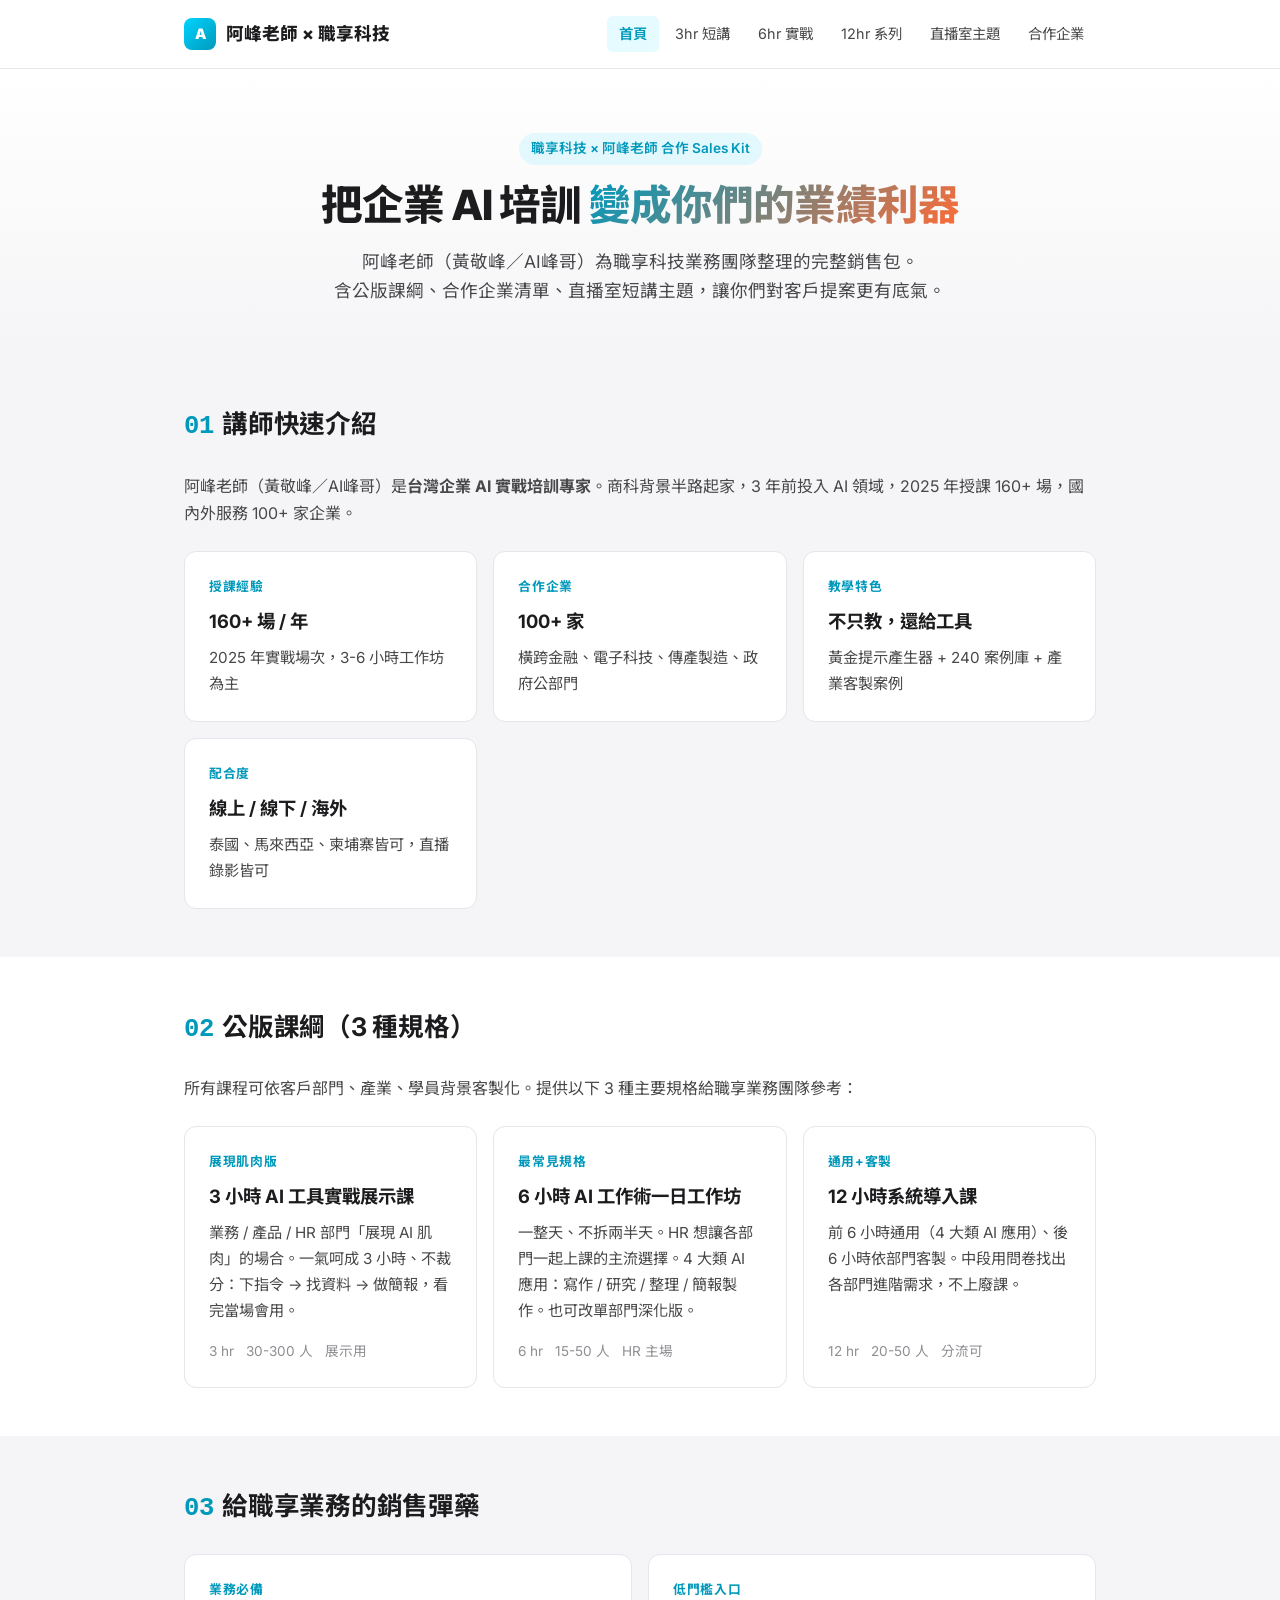
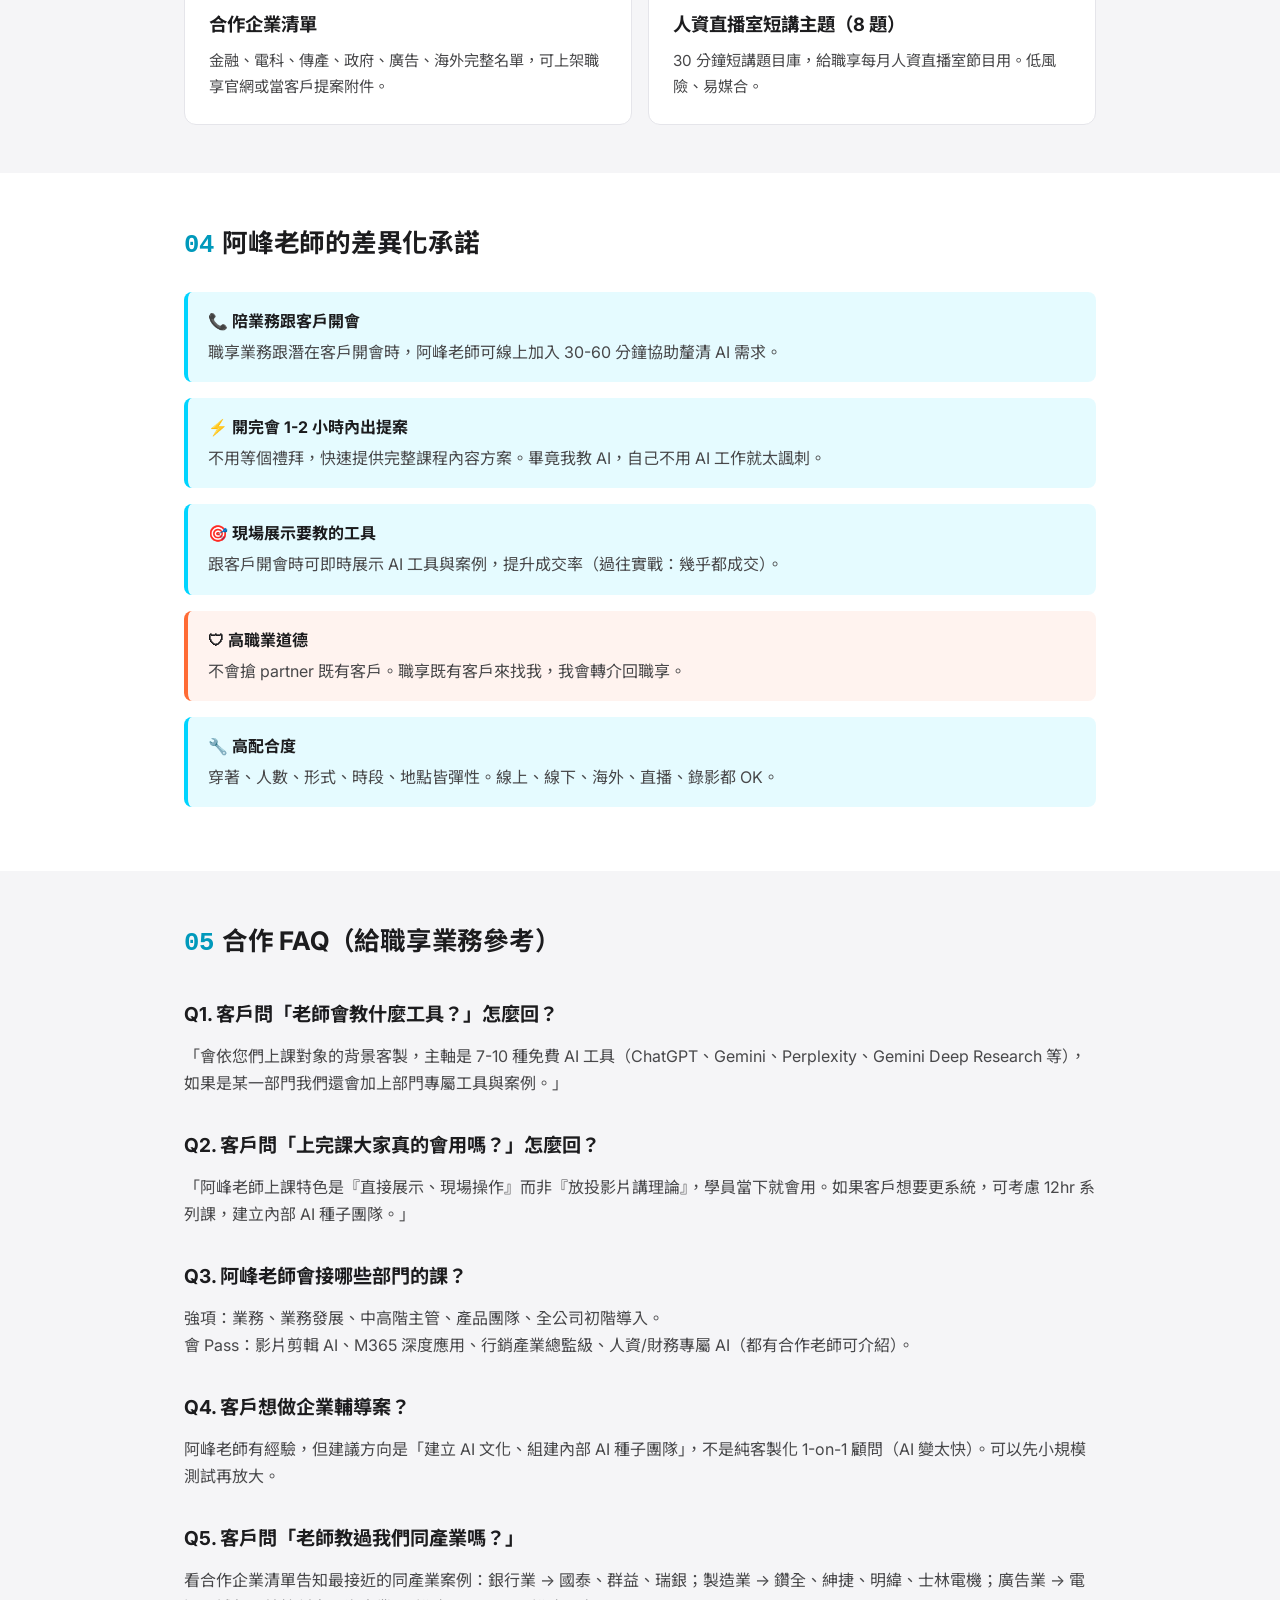
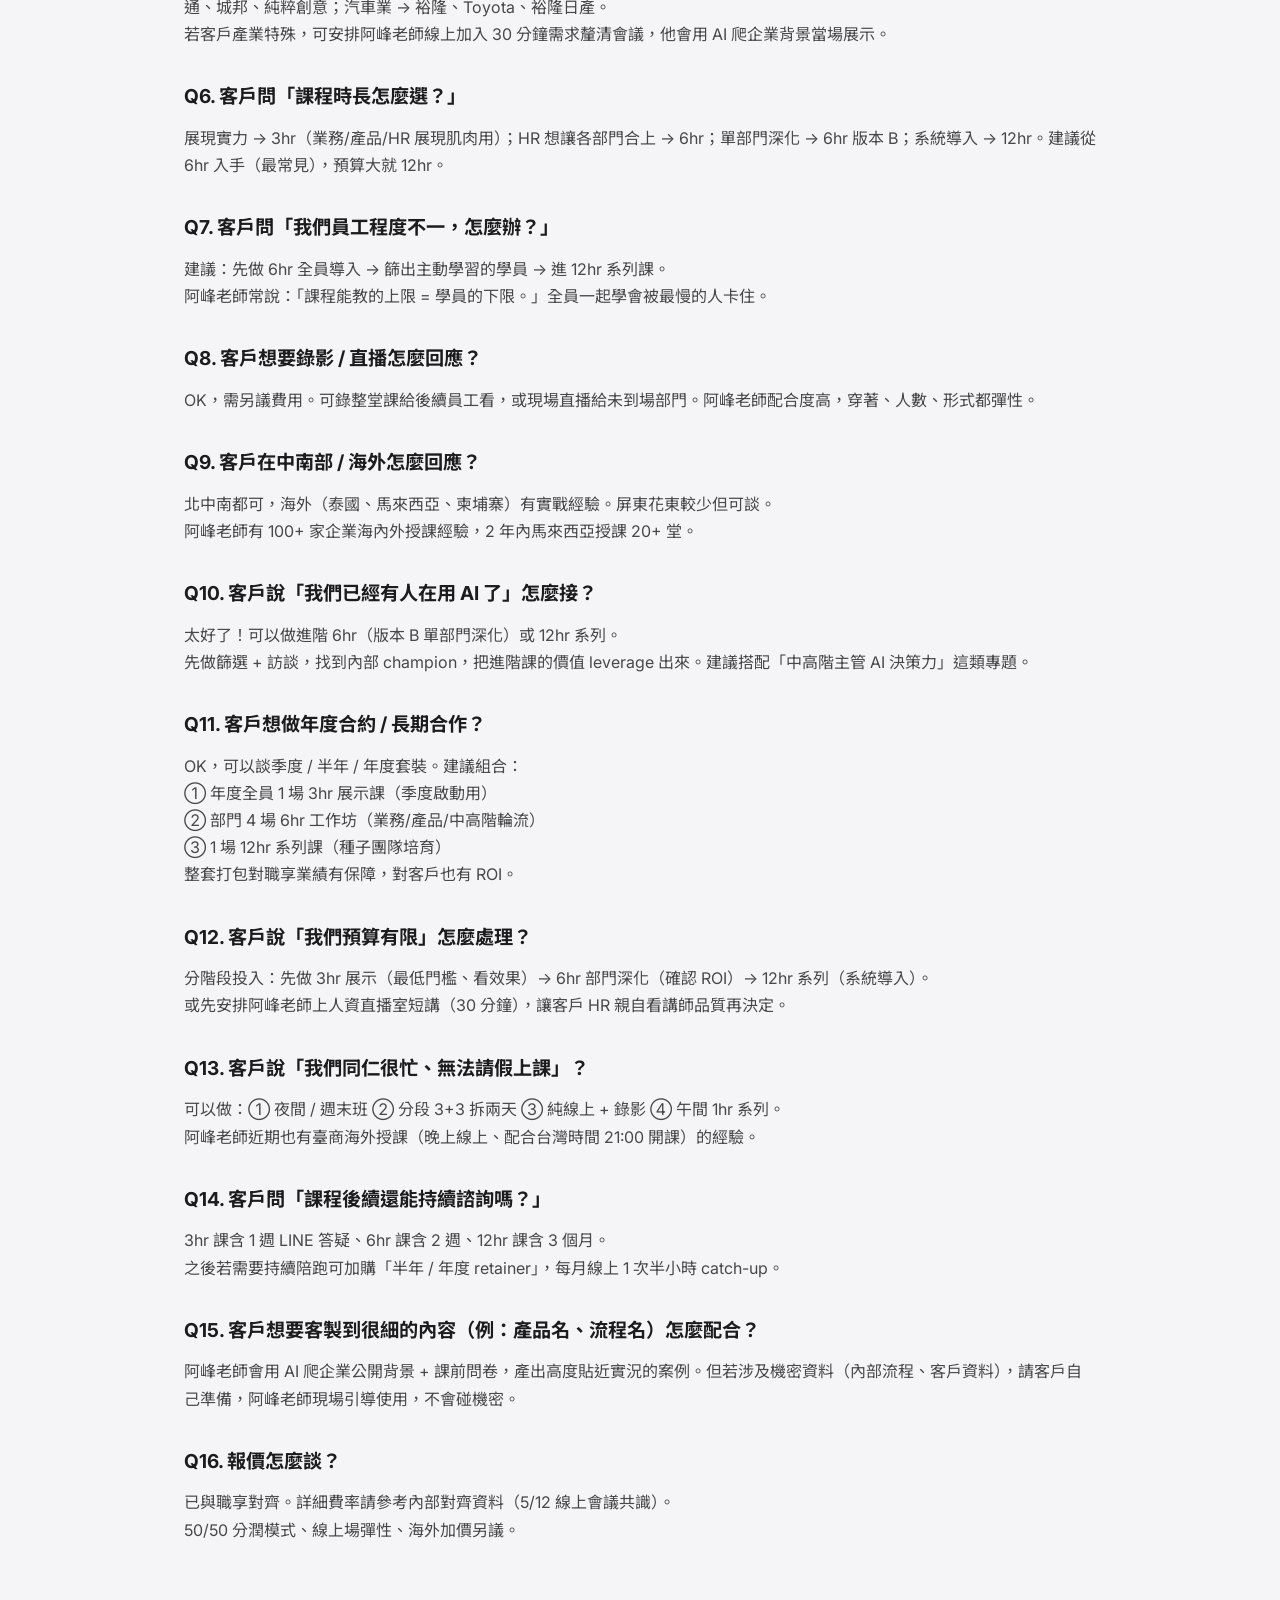
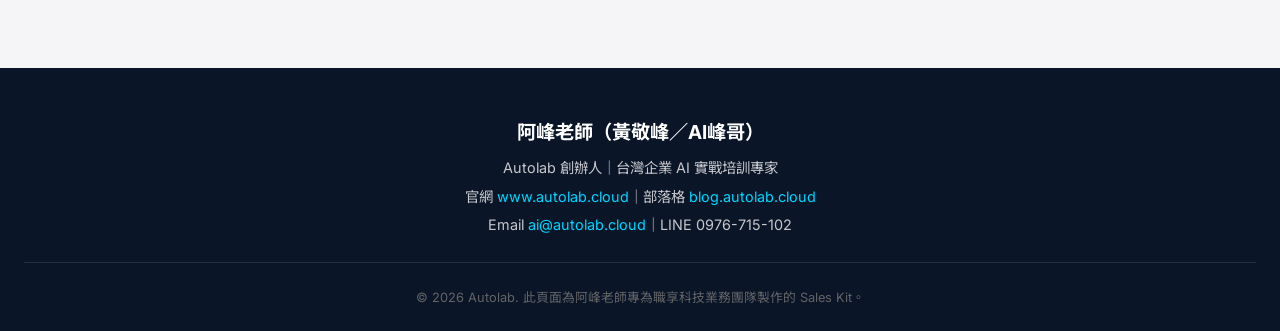
<file: index.html>
<!DOCTYPE html>
<html lang="zh-TW">
<head>
<meta charset="UTF-8">
<meta name="viewport" content="width=device-width, initial-scale=1.0">
<title>阿峰老師 × 職享科技 合作 Sales Kit</title>
<meta name="description" content="阿峰老師（黃敬峰／AI峰哥）給職享科技業務團隊的銷售包：公版課綱、合作企業清單、人資直播室短講主題">
<link rel="preconnect" href="https://fonts.googleapis.com">
<link rel="preconnect" href="https://fonts.gstatic.com" crossorigin>
<link href="https://fonts.googleapis.com/css2?family=Inter:wght@400;500;600;700;800&family=Noto+Sans+TC:wght@400;500;700;800&display=swap" rel="stylesheet">
<link rel="stylesheet" href="assets/style.css">
</head>
<body>

<nav class="navbar">
  <div class="navbar-inner">
    <a href="index.html" class="brand">
      <span class="brand-mark">A</span>
      <span>阿峰老師 × 職享科技</span>
    </a>
    <div class="nav-links">
      <a href="index.html" class="active">首頁</a>
      <a href="3hr.html">3hr 短講</a>
      <a href="6hr.html">6hr 實戰</a>
      <a href="12hr.html">12hr 系列</a>
      <a href="topics.html">直播室主題</a>
      <a href="clients.html">合作企業</a>
    </div>
  </div>
</nav>

<header class="hero">
  <div class="container">
    <span class="badge">職享科技 × 阿峰老師 合作 Sales Kit</span>
    <h1>把企業 AI 培訓 <span class="accent">變成你們的業績利器</span></h1>
    <p>阿峰老師（黃敬峰／AI峰哥）為職享科技業務團隊整理的完整銷售包。<br>含公版課綱、合作企業清單、直播室短講主題，讓你們對客戶提案更有底氣。</p>
  </div>
</header>

<section class="section">
  <div class="container">
    <h2><span class="num">01</span>講師快速介紹</h2>
    <p>阿峰老師（黃敬峰／AI峰哥）是<strong>台灣企業 AI 實戰培訓專家</strong>。商科背景半路起家，3 年前投入 AI 領域，2025 年授課 160+ 場，國內外服務 100+ 家企業。</p>

    <div class="grid">
      <div class="card">
        <div class="card-eyebrow">授課經驗</div>
        <h3>160+ 場 / 年</h3>
        <p>2025 年實戰場次，3-6 小時工作坊為主</p>
      </div>
      <div class="card">
        <div class="card-eyebrow">合作企業</div>
        <h3>100+ 家</h3>
        <p>橫跨金融、電子科技、傳產製造、政府公部門</p>
      </div>
      <div class="card">
        <div class="card-eyebrow">教學特色</div>
        <h3>不只教，還給工具</h3>
        <p>黃金提示產生器 + 240 案例庫 + 產業客製案例</p>
      </div>
      <div class="card">
        <div class="card-eyebrow">配合度</div>
        <h3>線上 / 線下 / 海外</h3>
        <p>泰國、馬來西亞、柬埔寨皆可，直播錄影皆可</p>
      </div>
    </div>
  </div>
</section>

<section class="section" style="background: var(--bg);">
  <div class="container">
    <h2><span class="num">02</span>公版課綱（3 種規格）</h2>
    <p>所有課程可依客戶部門、產業、學員背景客製化。提供以下 3 種主要規格給職享業務團隊參考：</p>

    <div class="grid">
      <a href="3hr.html" class="card">
        <div class="card-eyebrow">展現肌肉版</div>
        <h3>3 小時 AI 工具實戰展示課</h3>
        <p>業務 / 產品 / HR 部門「展現 AI 肌肉」的場合。一氣呵成 3 小時、不裁分：下指令 → 找資料 → 做簡報，看完當場會用。</p>
        <div class="card-meta">
          <span>3 hr</span>
          <span>30-300 人</span>
          <span>展示用</span>
        </div>
      </a>
      <a href="6hr.html" class="card">
        <div class="card-eyebrow">最常見規格</div>
        <h3>6 小時 AI 工作術一日工作坊</h3>
        <p>一整天、不拆兩半天。HR 想讓各部門一起上課的主流選擇。4 大類 AI 應用：寫作 / 研究 / 整理 / 簡報製作。也可改單部門深化版。</p>
        <div class="card-meta">
          <span>6 hr</span>
          <span>15-50 人</span>
          <span>HR 主場</span>
        </div>
      </a>
      <a href="12hr.html" class="card">
        <div class="card-eyebrow">通用+客製</div>
        <h3>12 小時系統導入課</h3>
        <p>前 6 小時通用（4 大類 AI 應用）、後 6 小時依部門客製。中段用問卷找出各部門進階需求，不上廢課。</p>
        <div class="card-meta">
          <span>12 hr</span>
          <span>20-50 人</span>
          <span>分流可</span>
        </div>
      </a>
    </div>
  </div>
</section>

<section class="section">
  <div class="container">
    <h2><span class="num">03</span>給職享業務的銷售彈藥</h2>

    <div class="grid">
      <a href="clients.html" class="card">
        <div class="card-eyebrow">業務必備</div>
        <h3>合作企業清單</h3>
        <p>金融、電科、傳產、政府、廣告、海外完整名單，可上架職享官網或當客戶提案附件。</p>
      </a>
      <a href="topics.html" class="card">
        <div class="card-eyebrow">低門檻入口</div>
        <h3>人資直播室短講主題（8 題）</h3>
        <p>30 分鐘短講題目庫，給職享每月人資直播室節目用。低風險、易媒合。</p>
      </a>
    </div>
  </div>
</section>

<section class="section" style="background: var(--bg);">
  <div class="container">
    <h2><span class="num">04</span>阿峰老師的差異化承諾</h2>

    <div class="box">
      <strong>📞 陪業務跟客戶開會</strong>
      <p style="margin: 4px 0 0 0;">職享業務跟潛在客戶開會時，阿峰老師可線上加入 30-60 分鐘協助釐清 AI 需求。</p>
    </div>

    <div class="box">
      <strong>⚡ 開完會 1-2 小時內出提案</strong>
      <p style="margin: 4px 0 0 0;">不用等個禮拜，快速提供完整課程內容方案。畢竟我教 AI，自己不用 AI 工作就太諷刺。</p>
    </div>

    <div class="box">
      <strong>🎯 現場展示要教的工具</strong>
      <p style="margin: 4px 0 0 0;">跟客戶開會時可即時展示 AI 工具與案例，提升成交率（過往實戰：幾乎都成交）。</p>
    </div>

    <div class="box box-orange">
      <strong>🛡 高職業道德</strong>
      <p style="margin: 4px 0 0 0;">不會搶 partner 既有客戶。職享既有客戶來找我，我會轉介回職享。</p>
    </div>

    <div class="box">
      <strong>🔧 高配合度</strong>
      <p style="margin: 4px 0 0 0;">穿著、人數、形式、時段、地點皆彈性。線上、線下、海外、直播、錄影都 OK。</p>
    </div>
  </div>
</section>

<section class="section">
  <div class="container">
    <h2><span class="num">05</span>合作 FAQ（給職享業務參考）</h2>

    <h3>Q1. 客戶問「老師會教什麼工具？」怎麼回？</h3>
    <p>「會依您們上課對象的背景客製，主軸是 7-10 種免費 AI 工具（ChatGPT、Gemini、Perplexity、Gemini Deep Research 等），如果是某一部門我們還會加上部門專屬工具與案例。」</p>

    <h3>Q2. 客戶問「上完課大家真的會用嗎？」怎麼回？</h3>
    <p>「阿峰老師上課特色是『直接展示、現場操作』而非『放投影片講理論』，學員當下就會用。如果客戶想要更系統，可考慮 12hr 系列課，建立內部 AI 種子團隊。」</p>

    <h3>Q3. 阿峰老師會接哪些部門的課？</h3>
    <p>強項：業務、業務發展、中高階主管、產品團隊、全公司初階導入。<br>會 Pass：影片剪輯 AI、M365 深度應用、行銷產業總監級、人資/財務專屬 AI（都有合作老師可介紹）。</p>

    <h3>Q4. 客戶想做企業輔導案？</h3>
    <p>阿峰老師有經驗，但建議方向是「建立 AI 文化、組建內部 AI 種子團隊」，不是純客製化 1-on-1 顧問（AI 變太快）。可以先小規模測試再放大。</p>

    <h3>Q5. 客戶問「老師教過我們同產業嗎？」</h3>
    <p>看合作企業清單告知最接近的同產業案例：銀行業 → 國泰、群益、瑞銀；製造業 → 鑽全、紳捷、明緯、士林電機；廣告業 → 電通、城邦、純粹創意；汽車業 → 裕隆、Toyota、裕隆日產。<br>若客戶產業特殊，可安排阿峰老師線上加入 30 分鐘需求釐清會議，他會用 AI 爬企業背景當場展示。</p>

    <h3>Q6. 客戶問「課程時長怎麼選？」</h3>
    <p>展現實力 → 3hr（業務/產品/HR 展現肌肉用）；HR 想讓各部門合上 → 6hr；單部門深化 → 6hr 版本 B；系統導入 → 12hr。建議從 6hr 入手（最常見），預算大就 12hr。</p>

    <h3>Q7. 客戶問「我們員工程度不一，怎麼辦？」</h3>
    <p>建議：先做 6hr 全員導入 → 篩出主動學習的學員 → 進 12hr 系列課。<br>阿峰老師常說：「課程能教的上限 = 學員的下限。」全員一起學會被最慢的人卡住。</p>

    <h3>Q8. 客戶想要錄影 / 直播怎麼回應？</h3>
    <p>OK，需另議費用。可錄整堂課給後續員工看，或現場直播給未到場部門。阿峰老師配合度高，穿著、人數、形式都彈性。</p>

    <h3>Q9. 客戶在中南部 / 海外怎麼回應？</h3>
    <p>北中南都可，海外（泰國、馬來西亞、柬埔寨）有實戰經驗。屏東花東較少但可談。<br>阿峰老師有 100+ 家企業海內外授課經驗，2 年內馬來西亞授課 20+ 堂。</p>

    <h3>Q10. 客戶說「我們已經有人在用 AI 了」怎麼接？</h3>
    <p>太好了！可以做進階 6hr（版本 B 單部門深化）或 12hr 系列。<br>先做篩選 + 訪談，找到內部 champion，把進階課的價值 leverage 出來。建議搭配「中高階主管 AI 決策力」這類專題。</p>

    <h3>Q11. 客戶想做年度合約 / 長期合作？</h3>
    <p>OK，可以談季度 / 半年 / 年度套裝。建議組合：<br>① 年度全員 1 場 3hr 展示課（季度啟動用）<br>② 部門 4 場 6hr 工作坊（業務/產品/中高階輪流）<br>③ 1 場 12hr 系列課（種子團隊培育）<br>整套打包對職享業績有保障，對客戶也有 ROI。</p>

    <h3>Q12. 客戶說「我們預算有限」怎麼處理？</h3>
    <p>分階段投入：先做 3hr 展示（最低門檻、看效果）→ 6hr 部門深化（確認 ROI）→ 12hr 系列（系統導入）。<br>或先安排阿峰老師上人資直播室短講（30 分鐘），讓客戶 HR 親自看講師品質再決定。</p>

    <h3>Q13. 客戶說「我們同仁很忙、無法請假上課」？</h3>
    <p>可以做：① 夜間 / 週末班 ② 分段 3+3 拆兩天 ③ 純線上 + 錄影 ④ 午間 1hr 系列。<br>阿峰老師近期也有臺商海外授課（晚上線上、配合台灣時間 21:00 開課）的經驗。</p>

    <h3>Q14. 客戶問「課程後續還能持續諮詢嗎？」</h3>
    <p>3hr 課含 1 週 LINE 答疑、6hr 課含 2 週、12hr 課含 3 個月。<br>之後若需要持續陪跑可加購「半年 / 年度 retainer」，每月線上 1 次半小時 catch-up。</p>

    <h3>Q15. 客戶想要客製到很細的內容（例：產品名、流程名）怎麼配合？</h3>
    <p>阿峰老師會用 AI 爬企業公開背景 + 課前問卷，產出高度貼近實況的案例。但若涉及機密資料（內部流程、客戶資料），請客戶自己準備，阿峰老師現場引導使用，不會碰機密。</p>

    <h3>Q16. 報價怎麼談？</h3>
    <p>已與職享對齊。詳細費率請參考內部對齊資料（5/12 線上會議共識）。<br>50/50 分潤模式、線上場彈性、海外加價另議。</p>
  </div>
</section>

<footer class="footer">
  <h3>阿峰老師（黃敬峰／AI峰哥）</h3>
  <p>Autolab 創辦人｜台灣企業 AI 實戰培訓專家</p>
  <p>官網 <a href="https://www.autolab.cloud" target="_blank">www.autolab.cloud</a>｜部落格 <a href="https://blog.autolab.cloud" target="_blank">blog.autolab.cloud</a></p>
  <p>Email <a href="mailto:ai@autolab.cloud">ai@autolab.cloud</a>｜LINE 0976-715-102</p>
  <div class="footer-meta">
    © 2026 Autolab. 此頁面為阿峰老師專為職享科技業務團隊製作的 Sales Kit。
  </div>
</footer>

</body>
</html>
</file>
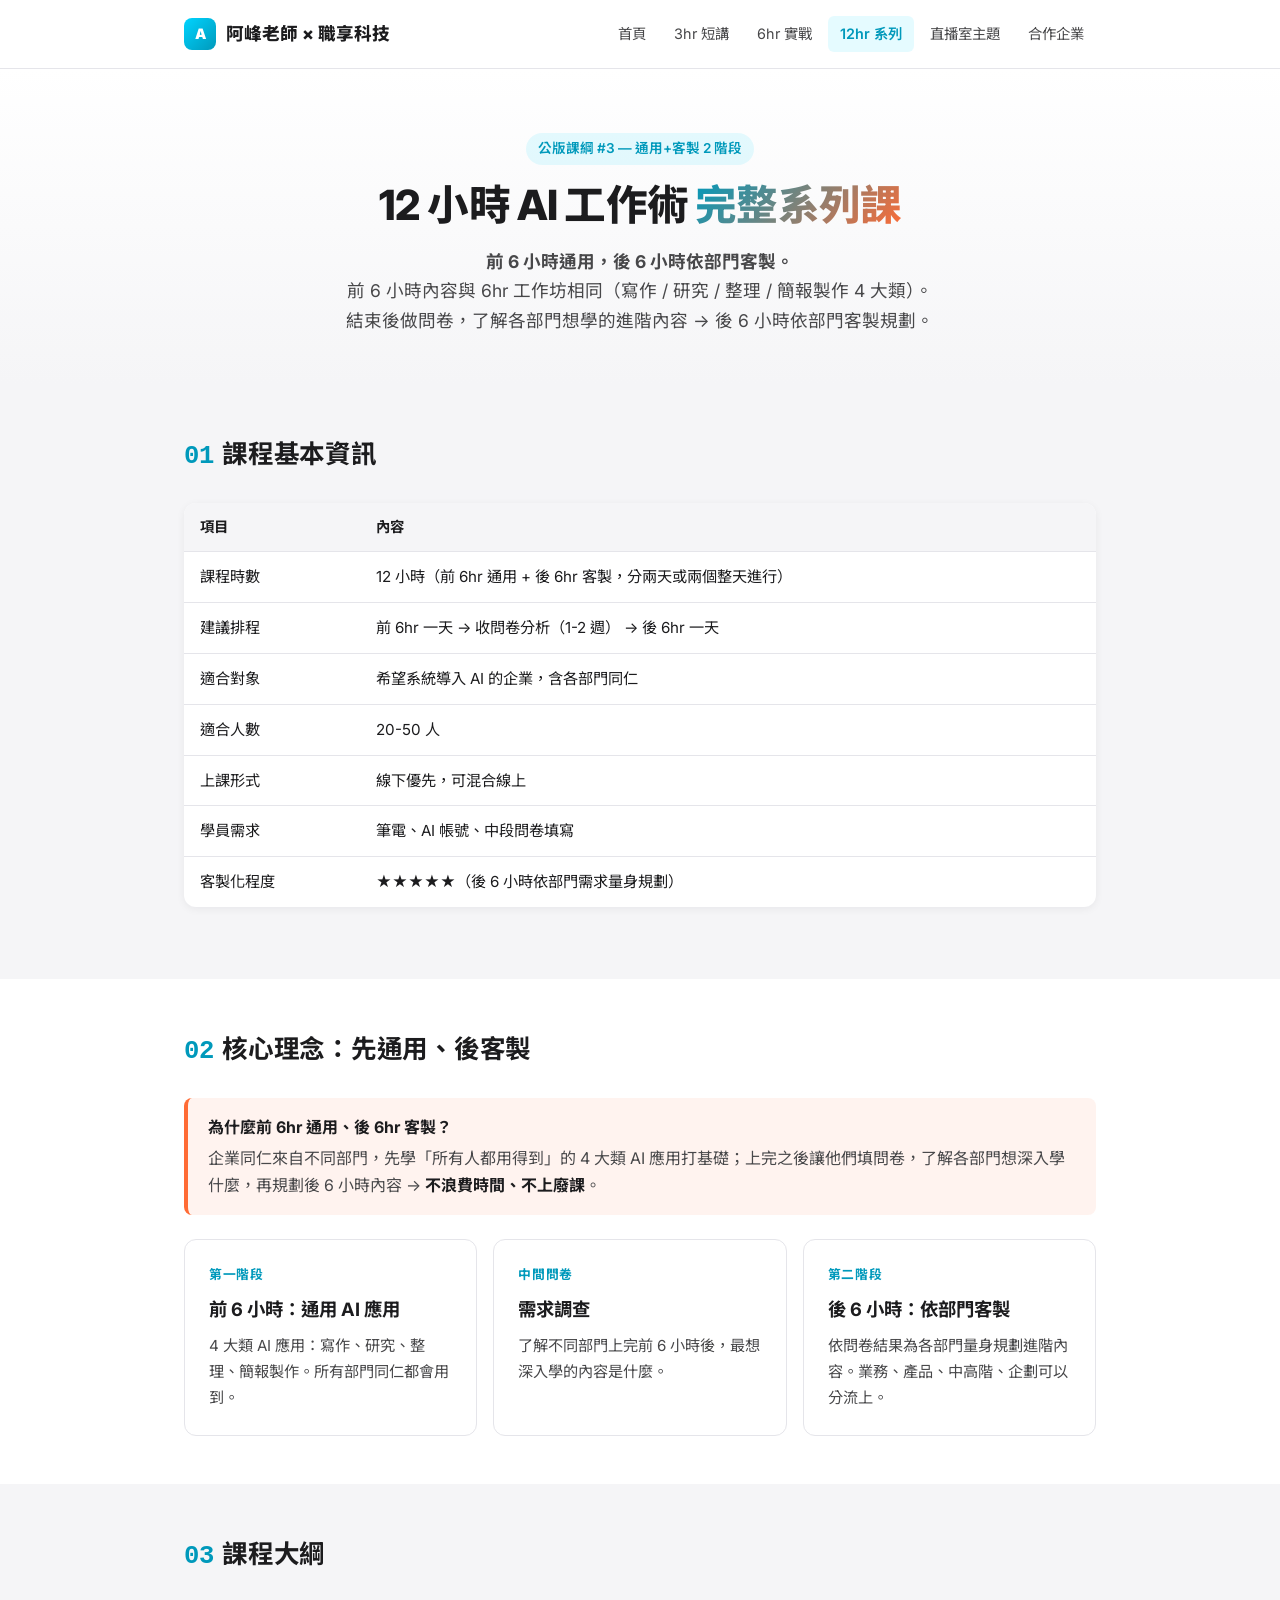
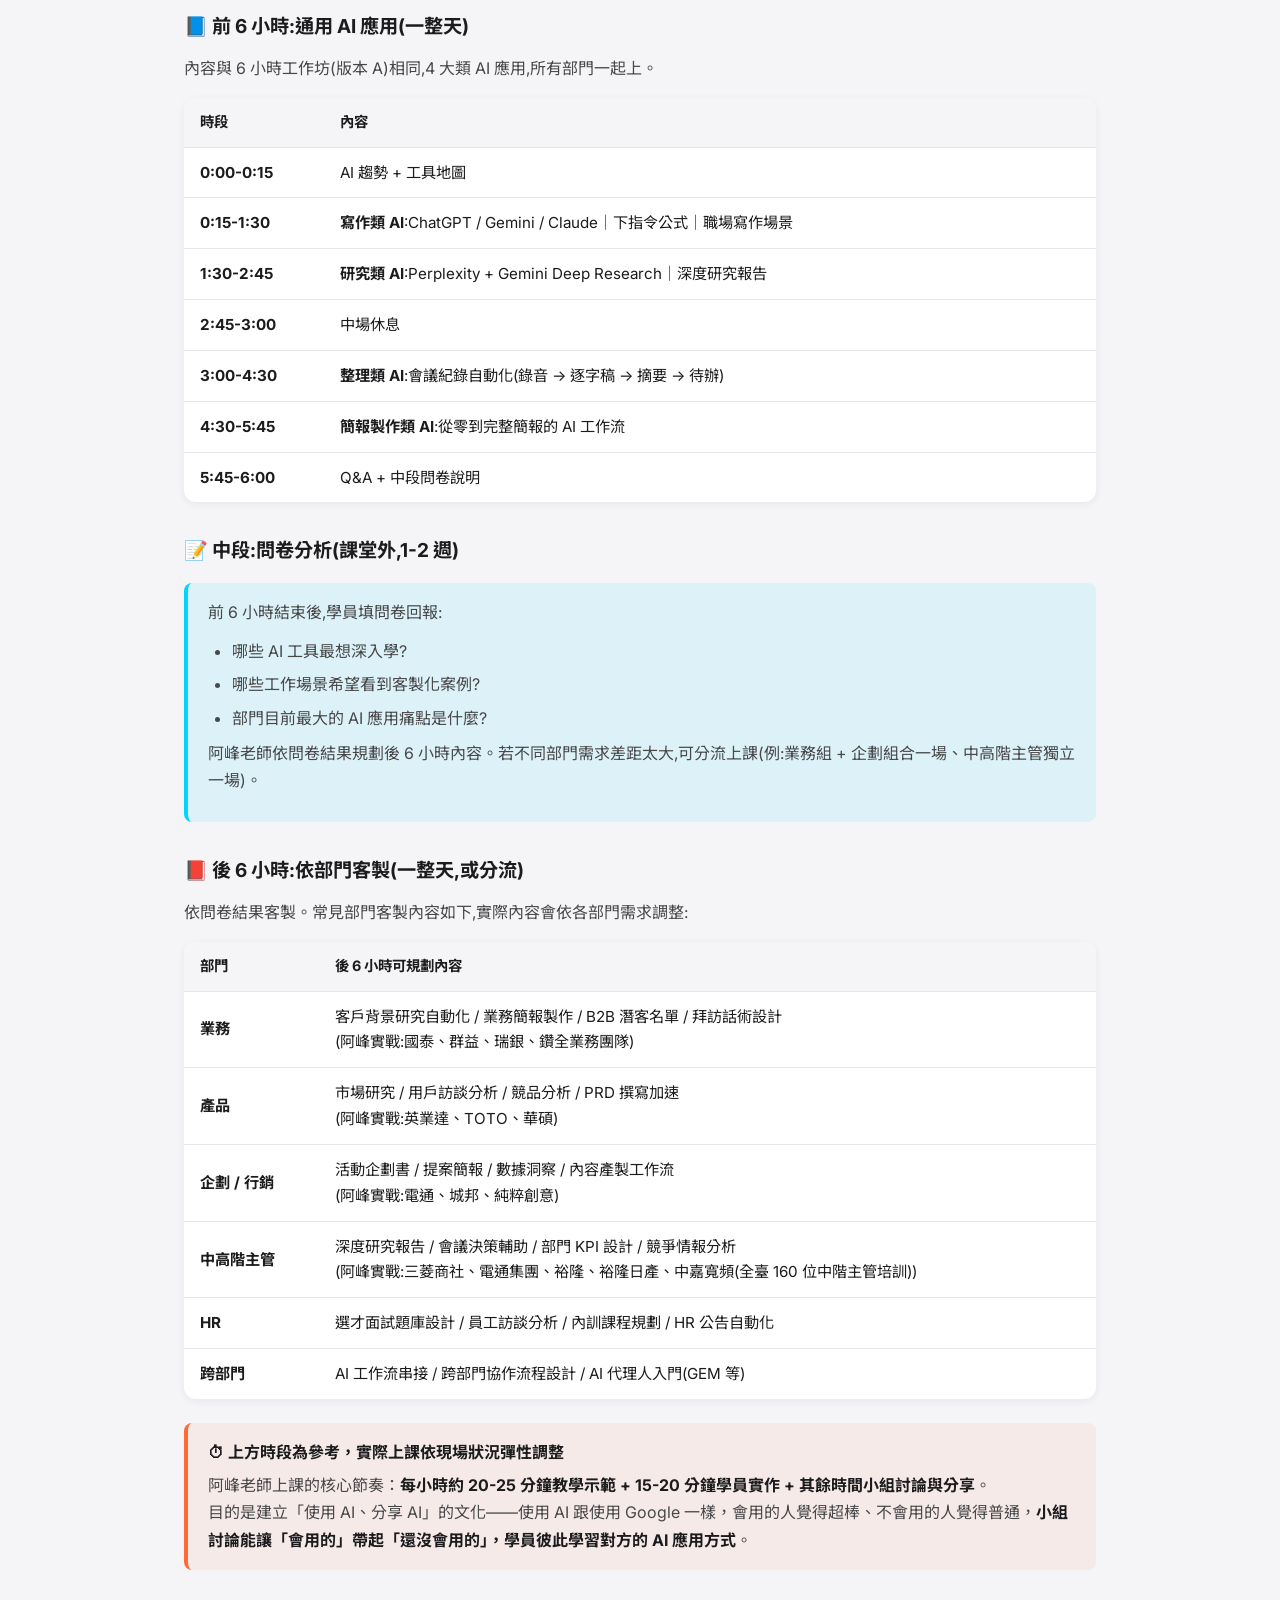
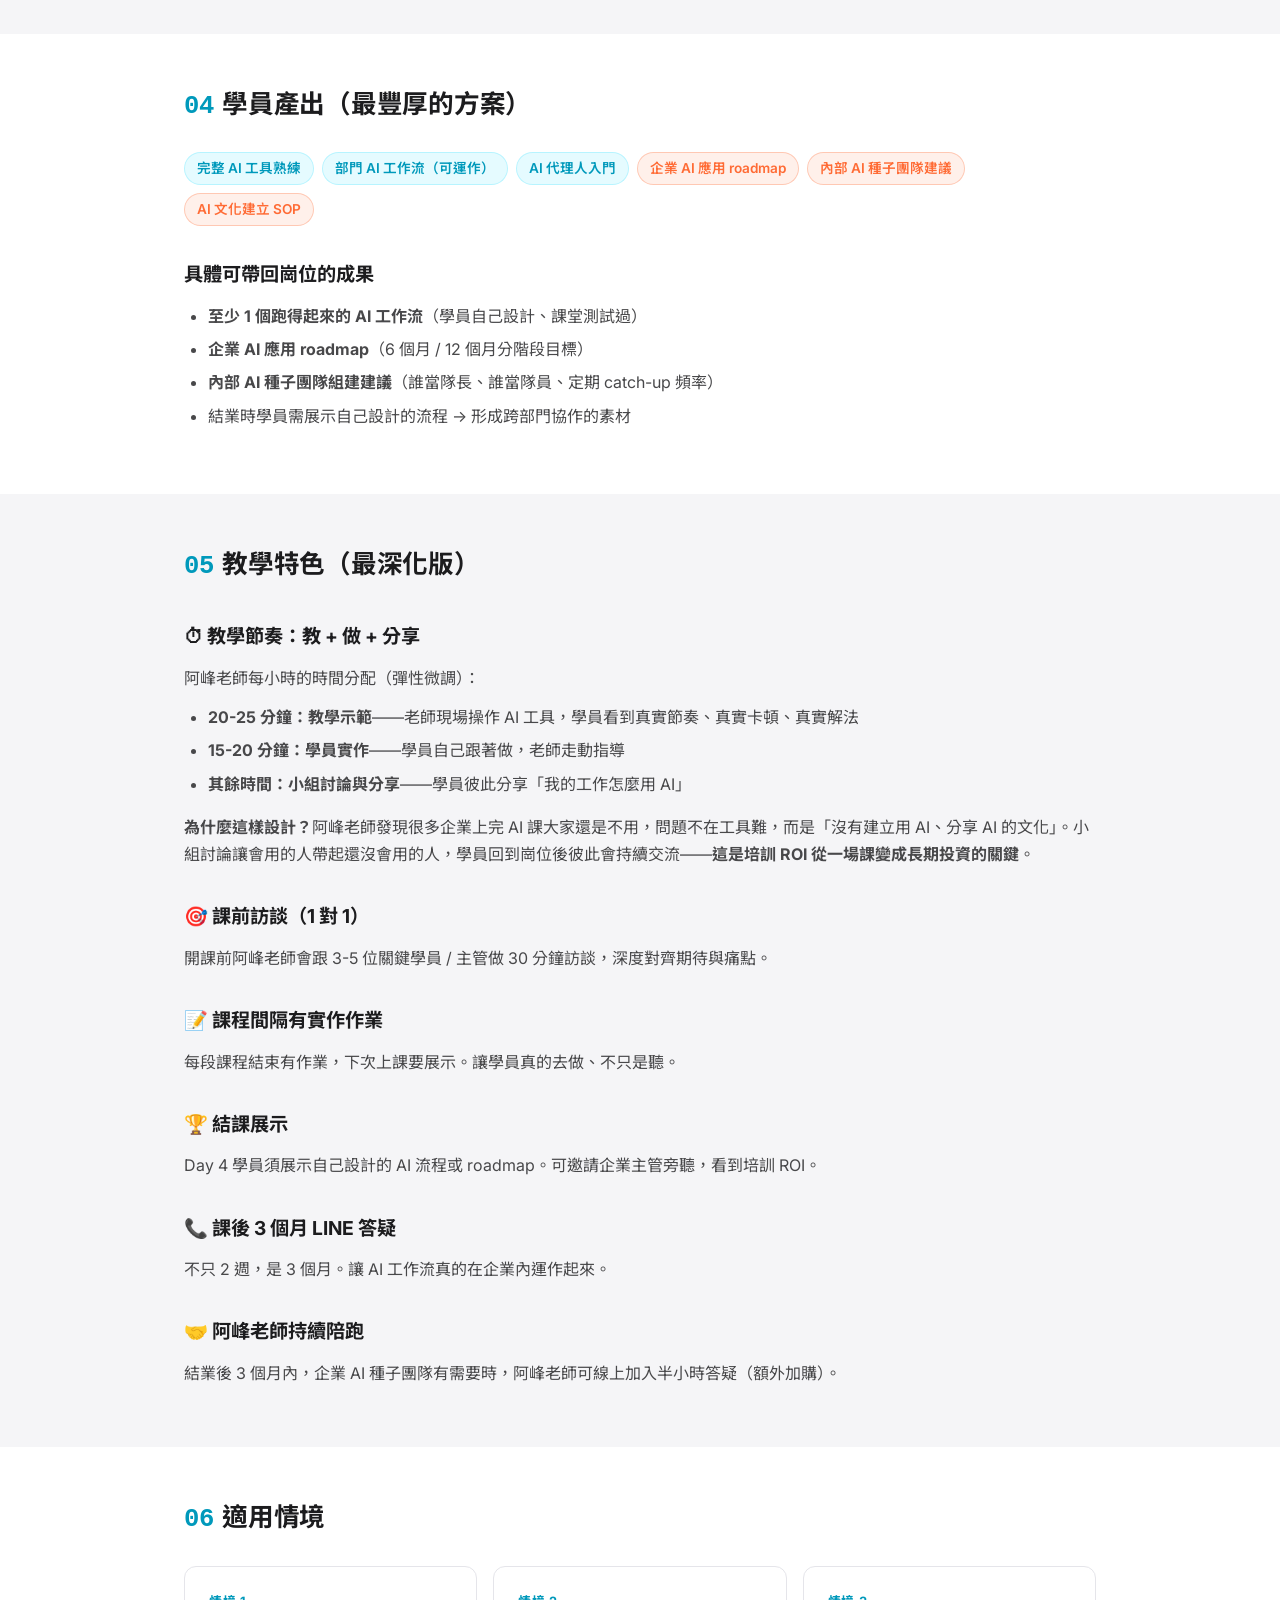
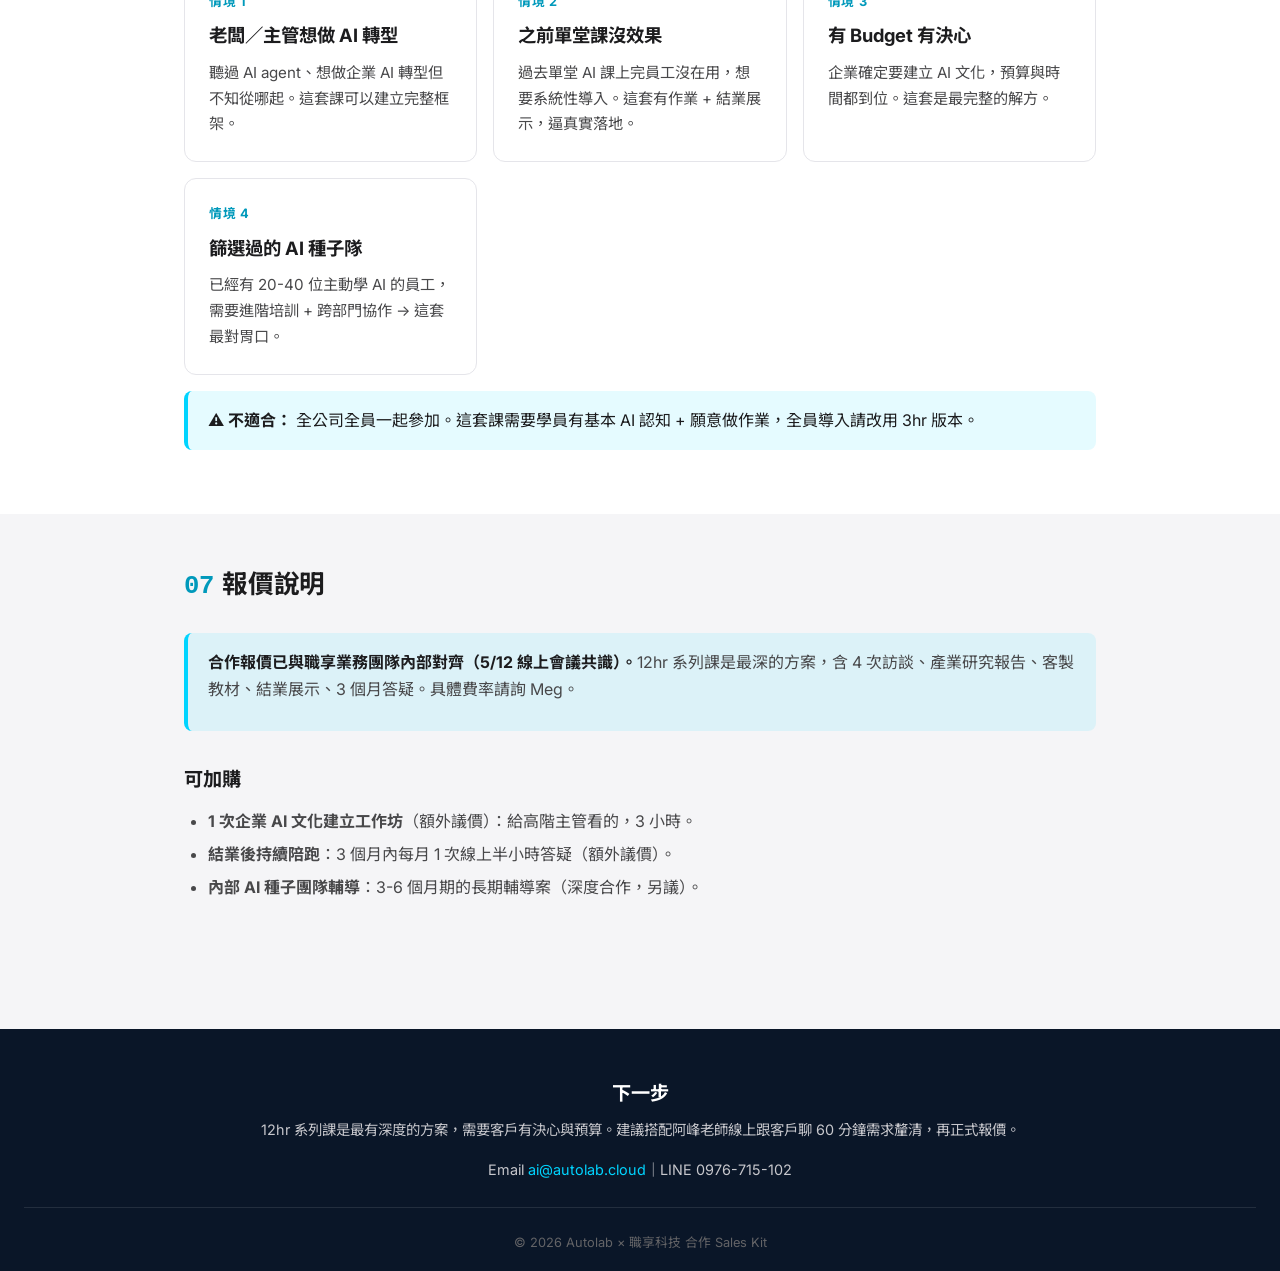
<file: 12hr.html>
<!DOCTYPE html>
<html lang="zh-TW">
<head>
<meta charset="UTF-8">
<meta name="viewport" content="width=device-width, initial-scale=1.0">
<title>12 小時系統導入課（知-用-做-管）｜阿峰老師公版課綱</title>
<meta name="description" content="12 小時 4 段系列課，分知-用-做-管 4 階段。建立企業 AI 文化、做出可運作的 AI 工作流、組建內部 AI 種子團隊。">
<link rel="preconnect" href="https://fonts.googleapis.com">
<link rel="preconnect" href="https://fonts.gstatic.com" crossorigin>
<link href="https://fonts.googleapis.com/css2?family=Inter:wght@400;500;600;700;800&family=Noto+Sans+TC:wght@400;500;700;800&display=swap" rel="stylesheet">
<link rel="stylesheet" href="assets/style.css">
</head>
<body>

<nav class="navbar">
  <div class="navbar-inner">
    <a href="index.html" class="brand">
      <span class="brand-mark">A</span>
      <span>阿峰老師 × 職享科技</span>
    </a>
    <div class="nav-links">
      <a href="index.html">首頁</a>
      <a href="3hr.html">3hr 短講</a>
      <a href="6hr.html">6hr 實戰</a>
      <a href="12hr.html" class="active">12hr 系列</a>
      <a href="topics.html">直播室主題</a>
      <a href="clients.html">合作企業</a>
    </div>
  </div>
</nav>

<header class="hero">
  <div class="container">
    <span class="badge">公版課綱 #3 — 通用+客製 2 階段</span>
    <h1>12 小時 AI 工作術 <span class="accent">完整系列課</span></h1>
    <p><strong>前 6 小時通用，後 6 小時依部門客製。</strong><br>前 6 小時內容與 6hr 工作坊相同（寫作 / 研究 / 整理 / 簡報製作 4 大類）。<br>結束後做問卷，了解各部門想學的進階內容 → 後 6 小時依部門客製規劃。</p>
  </div>
</header>

<section class="section">
  <div class="container">
    <h2><span class="num">01</span>課程基本資訊</h2>
    <table class="table">
      <tr><th>項目</th><th>內容</th></tr>
      <tr><td>課程時數</td><td>12 小時（前 6hr 通用 + 後 6hr 客製，分兩天或兩個整天進行）</td></tr>
      <tr><td>建議排程</td><td>前 6hr 一天 → 收問卷分析（1-2 週） → 後 6hr 一天</td></tr>
      <tr><td>適合對象</td><td>希望系統導入 AI 的企業，含各部門同仁</td></tr>
      <tr><td>適合人數</td><td>20-50 人</td></tr>
      <tr><td>上課形式</td><td>線下優先，可混合線上</td></tr>
      <tr><td>學員需求</td><td>筆電、AI 帳號、中段問卷填寫</td></tr>
      <tr><td>客製化程度</td><td>★★★★★（後 6 小時依部門需求量身規劃）</td></tr>
    </table>
  </div>
</section>

<section class="section" style="background: var(--bg);">
  <div class="container">
    <h2><span class="num">02</span>核心理念：先通用、後客製</h2>

    <div class="box box-orange">
      <strong>為什麼前 6hr 通用、後 6hr 客製？</strong>
      <p style="margin: 4px 0 0 0;">企業同仁來自不同部門，先學「所有人都用得到」的 4 大類 AI 應用打基礎；上完之後讓他們填問卷，了解各部門想深入學什麼，再規劃後 6 小時內容 → <strong>不浪費時間、不上廢課</strong>。</p>
    </div>

    <div class="grid">
      <div class="card">
        <div class="card-eyebrow">第一階段</div>
        <h3>前 6 小時：通用 AI 應用</h3>
        <p>4 大類 AI 應用：寫作、研究、整理、簡報製作。所有部門同仁都會用到。</p>
      </div>
      <div class="card">
        <div class="card-eyebrow">中間問卷</div>
        <h3>需求調查</h3>
        <p>了解不同部門上完前 6 小時後，最想深入學的內容是什麼。</p>
      </div>
      <div class="card">
        <div class="card-eyebrow">第二階段</div>
        <h3>後 6 小時：依部門客製</h3>
        <p>依問卷結果為各部門量身規劃進階內容。業務、產品、中高階、企劃可以分流上。</p>
      </div>
    </div>
  </div>
</section>

<section class="section">
  <div class="container">
    <h2><span class="num">03</span>課程大綱</h2>

    <h3>📘 前 6 小時:通用 AI 應用(一整天)</h3>
    <p>內容與 6 小時工作坊(版本 A)相同,4 大類 AI 應用,所有部門一起上。</p>

    <table class="table">
      <tr><th width="140">時段</th><th>內容</th></tr>
      <tr><td><strong>0:00-0:15</strong></td><td>AI 趨勢 + 工具地圖</td></tr>
      <tr><td><strong>0:15-1:30</strong></td><td><strong>寫作類 AI</strong>:ChatGPT / Gemini / Claude｜下指令公式｜職場寫作場景</td></tr>
      <tr><td><strong>1:30-2:45</strong></td><td><strong>研究類 AI</strong>:Perplexity + Gemini Deep Research｜深度研究報告</td></tr>
      <tr><td><strong>2:45-3:00</strong></td><td>中場休息</td></tr>
      <tr><td><strong>3:00-4:30</strong></td><td><strong>整理類 AI</strong>:會議紀錄自動化(錄音 → 逐字稿 → 摘要 → 待辦)</td></tr>
      <tr><td><strong>4:30-5:45</strong></td><td><strong>簡報製作類 AI</strong>:從零到完整簡報的 AI 工作流</td></tr>
      <tr><td><strong>5:45-6:00</strong></td><td>Q&A + 中段問卷說明</td></tr>
    </table>

    <h3>📝 中段:問卷分析(課堂外,1-2 週)</h3>
    <div class="box">
      <p>前 6 小時結束後,學員填問卷回報:</p>
      <ul style="margin: 8px 0 0 24px;">
        <li>哪些 AI 工具最想深入學?</li>
        <li>哪些工作場景希望看到客製化案例?</li>
        <li>部門目前最大的 AI 應用痛點是什麼?</li>
      </ul>
      <p style="margin-top: 8px;">阿峰老師依問卷結果規劃後 6 小時內容。若不同部門需求差距太大,可分流上課(例:業務組 + 企劃組合一場、中高階主管獨立一場)。</p>
    </div>

    <h3>📕 後 6 小時:依部門客製(一整天,或分流)</h3>
    <p>依問卷結果客製。常見部門客製內容如下,實際內容會依各部門需求調整:</p>

    <table class="table">
      <tr><th>部門</th><th>後 6 小時可規劃內容</th></tr>
      <tr>
        <td><strong>業務</strong></td>
        <td>客戶背景研究自動化 / 業務簡報製作 / B2B 潛客名單 / 拜訪話術設計<br>(阿峰實戰:國泰、群益、瑞銀、鑽全業務團隊)</td>
      </tr>
      <tr>
        <td><strong>產品</strong></td>
        <td>市場研究 / 用戶訪談分析 / 競品分析 / PRD 撰寫加速<br>(阿峰實戰:英業達、TOTO、華碩)</td>
      </tr>
      <tr>
        <td><strong>企劃 / 行銷</strong></td>
        <td>活動企劃書 / 提案簡報 / 數據洞察 / 內容產製工作流<br>(阿峰實戰:電通、城邦、純粹創意)</td>
      </tr>
      <tr>
        <td><strong>中高階主管</strong></td>
        <td>深度研究報告 / 會議決策輔助 / 部門 KPI 設計 / 競爭情報分析<br>(阿峰實戰:三菱商社、電通集團、裕隆、裕隆日產、中嘉寬頻(全臺 160 位中階主管培訓))</td>
      </tr>
      <tr>
        <td><strong>HR</strong></td>
        <td>選才面試題庫設計 / 員工訪談分析 / 內訓課程規劃 / HR 公告自動化</td>
      </tr>
      <tr>
        <td><strong>跨部門</strong></td>
        <td>AI 工作流串接 / 跨部門協作流程設計 / AI 代理人入門(GEM 等)</td>
      </tr>
    </table>
    <div class="box box-orange" style="margin-top: 24px;">
      <strong>⏱ 上方時段為參考，實際上課依現場狀況彈性調整</strong>
      <p style="margin: 6px 0 0 0;">阿峰老師上課的核心節奏：<strong>每小時約 20-25 分鐘教學示範 + 15-20 分鐘學員實作 + 其餘時間小組討論與分享</strong>。<br>目的是建立「使用 AI、分享 AI」的文化——使用 AI 跟使用 Google 一樣，會用的人覺得超棒、不會用的人覺得普通，<strong>小組討論能讓「會用的」帶起「還沒會用的」，學員彼此學習對方的 AI 應用方式</strong>。</p>
    </div>
  </div>
</section>

<section class="section" style="background: var(--bg);">
  <div class="container">
    <h2><span class="num">04</span>學員產出（最豐厚的方案）</h2>

    <div class="chip-group">
      <span class="chip cyan">完整 AI 工具熟練</span>
      <span class="chip cyan">部門 AI 工作流（可運作）</span>
      <span class="chip cyan">AI 代理人入門</span>
      <span class="chip orange">企業 AI 應用 roadmap</span>
      <span class="chip orange">內部 AI 種子團隊建議</span>
      <span class="chip orange">AI 文化建立 SOP</span>
    </div>

    <h3>具體可帶回崗位的成果</h3>
    <ul>
      <li><strong>至少 1 個跑得起來的 AI 工作流</strong>（學員自己設計、課堂測試過）</li>
      <li><strong>企業 AI 應用 roadmap</strong>（6 個月 / 12 個月分階段目標）</li>
      <li><strong>內部 AI 種子團隊組建建議</strong>（誰當隊長、誰當隊員、定期 catch-up 頻率）</li>
      <li>結業時學員需展示自己設計的流程 → 形成跨部門協作的素材</li>
    </ul>
  </div>
</section>

<section class="section">
  <div class="container">
    <h2><span class="num">05</span>教學特色（最深化版）</h2>
    <h3>⏱ 教學節奏：教 + 做 + 分享</h3>
    <p>阿峰老師每小時的時間分配（彈性微調）：</p>
    <ul>
      <li><strong>20-25 分鐘：教學示範</strong>——老師現場操作 AI 工具，學員看到真實節奏、真實卡頓、真實解法</li>
      <li><strong>15-20 分鐘：學員實作</strong>——學員自己跟著做，老師走動指導</li>
      <li><strong>其餘時間：小組討論與分享</strong>——學員彼此分享「我的工作怎麼用 AI」</li>
    </ul>
    <p><strong>為什麼這樣設計？</strong>阿峰老師發現很多企業上完 AI 課大家還是不用，問題不在工具難，而是「沒有建立用 AI、分享 AI 的文化」。小組討論讓會用的人帶起還沒會用的人，學員回到崗位後彼此會持續交流——<strong>這是培訓 ROI 從一場課變成長期投資的關鍵</strong>。</p>


    <h3>🎯 課前訪談（1 對 1）</h3>
    <p>開課前阿峰老師會跟 3-5 位關鍵學員 / 主管做 30 分鐘訪談，深度對齊期待與痛點。</p>

    <h3>📝 課程間隔有實作作業</h3>
    <p>每段課程結束有作業，下次上課要展示。讓學員真的去做、不只是聽。</p>

    <h3>🏆 結課展示</h3>
    <p>Day 4 學員須展示自己設計的 AI 流程或 roadmap。可邀請企業主管旁聽，看到培訓 ROI。</p>

    <h3>📞 課後 3 個月 LINE 答疑</h3>
    <p>不只 2 週，是 3 個月。讓 AI 工作流真的在企業內運作起來。</p>

    <h3>🤝 阿峰老師持續陪跑</h3>
    <p>結業後 3 個月內，企業 AI 種子團隊有需要時，阿峰老師可線上加入半小時答疑（額外加購）。</p>
  </div>
</section>

<section class="section" style="background: var(--bg);">
  <div class="container">
    <h2><span class="num">06</span>適用情境</h2>

    <div class="grid">
      <div class="card">
        <div class="card-eyebrow">情境 1</div>
        <h3>老闆／主管想做 AI 轉型</h3>
        <p>聽過 AI agent、想做企業 AI 轉型但不知從哪起。這套課可以建立完整框架。</p>
      </div>
      <div class="card">
        <div class="card-eyebrow">情境 2</div>
        <h3>之前單堂課沒效果</h3>
        <p>過去單堂 AI 課上完員工沒在用，想要系統性導入。這套有作業 + 結業展示，逼真實落地。</p>
      </div>
      <div class="card">
        <div class="card-eyebrow">情境 3</div>
        <h3>有 Budget 有決心</h3>
        <p>企業確定要建立 AI 文化，預算與時間都到位。這套是最完整的解方。</p>
      </div>
      <div class="card">
        <div class="card-eyebrow">情境 4</div>
        <h3>篩選過的 AI 種子隊</h3>
        <p>已經有 20-40 位主動學 AI 的員工，需要進階培訓 + 跨部門協作 → 這套最對胃口。</p>
      </div>
    </div>

    <div class="box">
      <strong>⚠️ 不適合：</strong> 全公司全員一起參加。這套課需要學員有基本 AI 認知 + 願意做作業，全員導入請改用 3hr 版本。
    </div>
  </div>
</section>

<section class="section">
  <div class="container">
    <h2><span class="num">07</span>報價說明</h2>
    <div class="box">
      <p><strong>合作報價已與職享業務團隊內部對齊（5/12 線上會議共識）。</strong>12hr 系列課是最深的方案，含 4 次訪談、產業研究報告、客製教材、結業展示、3 個月答疑。具體費率請詢 Meg。</p>
    </div>

    <h3>可加購</h3>
    <ul>
      <li><strong>1 次企業 AI 文化建立工作坊</strong>（額外議價）：給高階主管看的，3 小時。</li>
      <li><strong>結業後持續陪跑</strong>：3 個月內每月 1 次線上半小時答疑（額外議價）。</li>
      <li><strong>內部 AI 種子團隊輔導</strong>：3-6 個月期的長期輔導案（深度合作，另議）。</li>
    </ul>
  </div>
</section>

<footer class="footer">
  <h3>下一步</h3>
  <p>12hr 系列課是最有深度的方案，需要客戶有決心與預算。建議搭配阿峰老師線上跟客戶聊 60 分鐘需求釐清，再正式報價。</p>
  <p style="margin-top: 16px;">Email <a href="mailto:ai@autolab.cloud">ai@autolab.cloud</a>｜LINE 0976-715-102</p>
  <div class="footer-meta">
    © 2026 Autolab × 職享科技 合作 Sales Kit
  </div>
</footer>

</body>
</html>
</file>
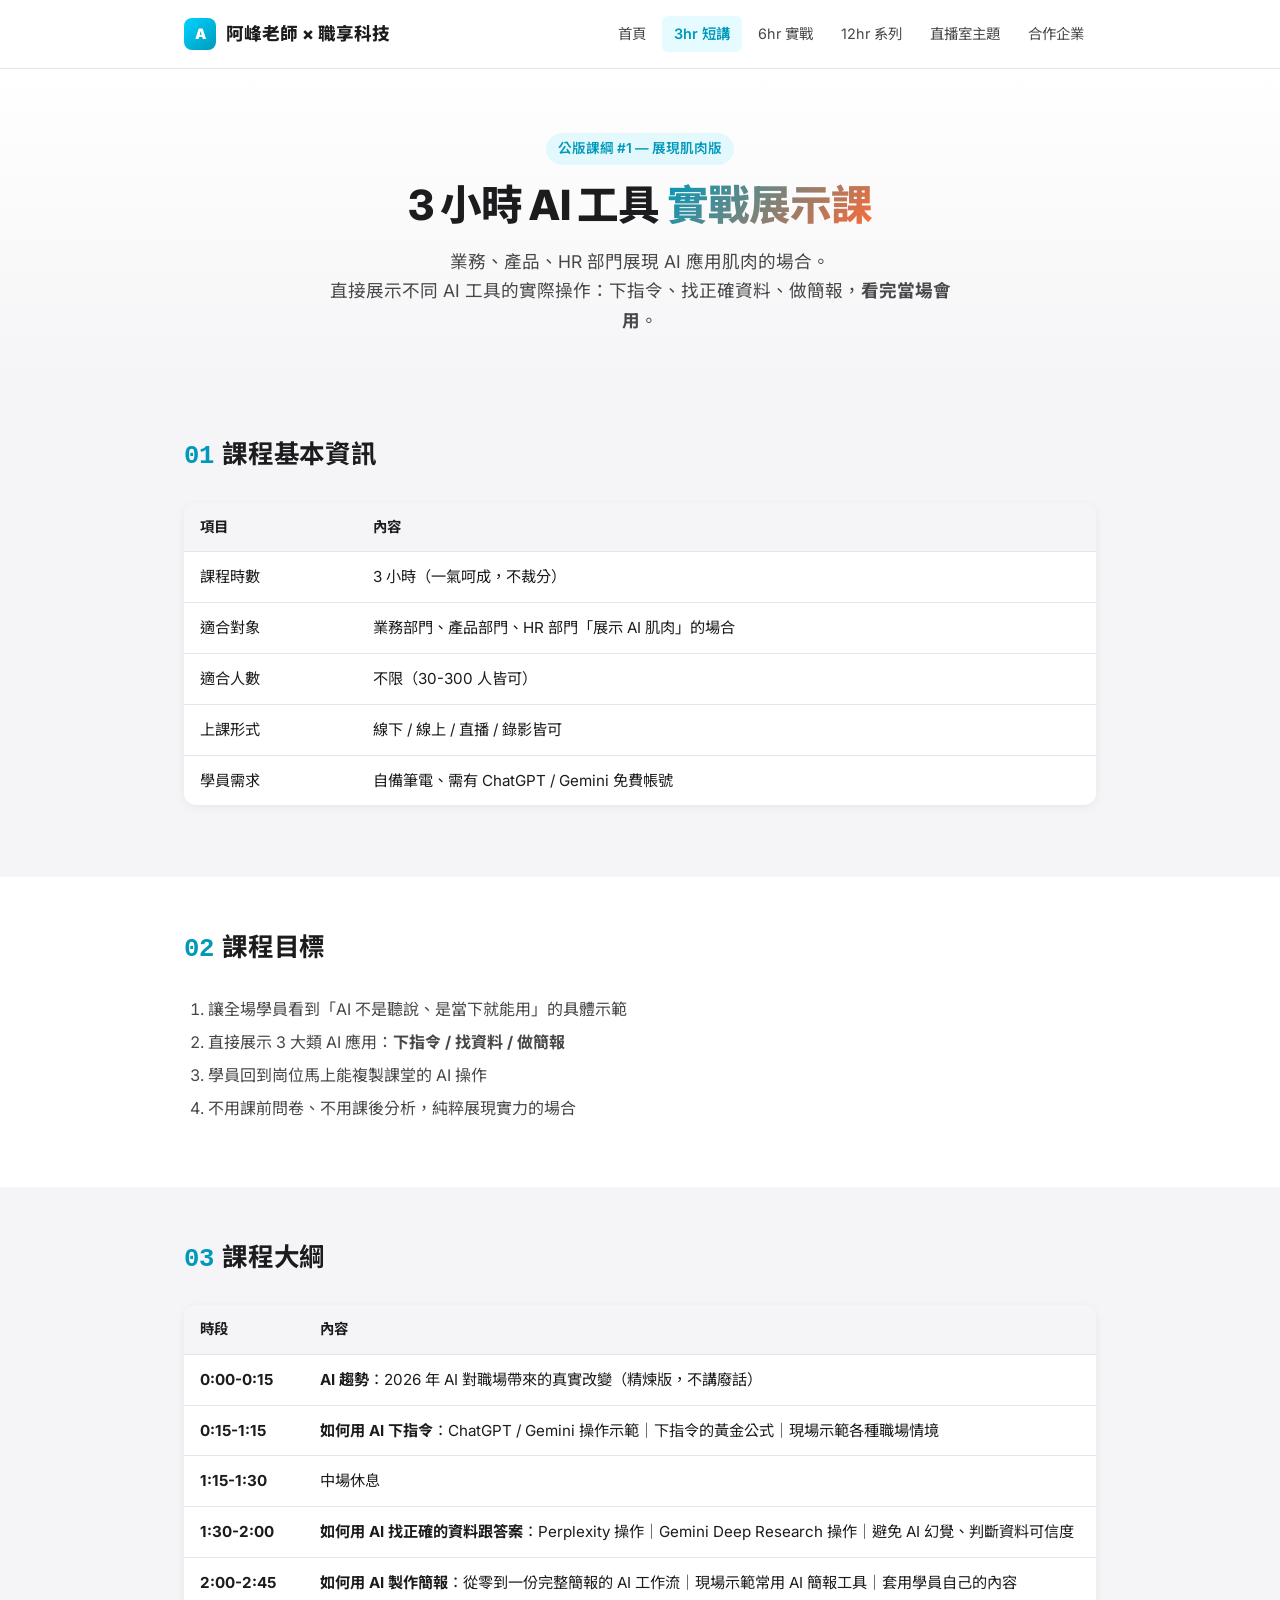
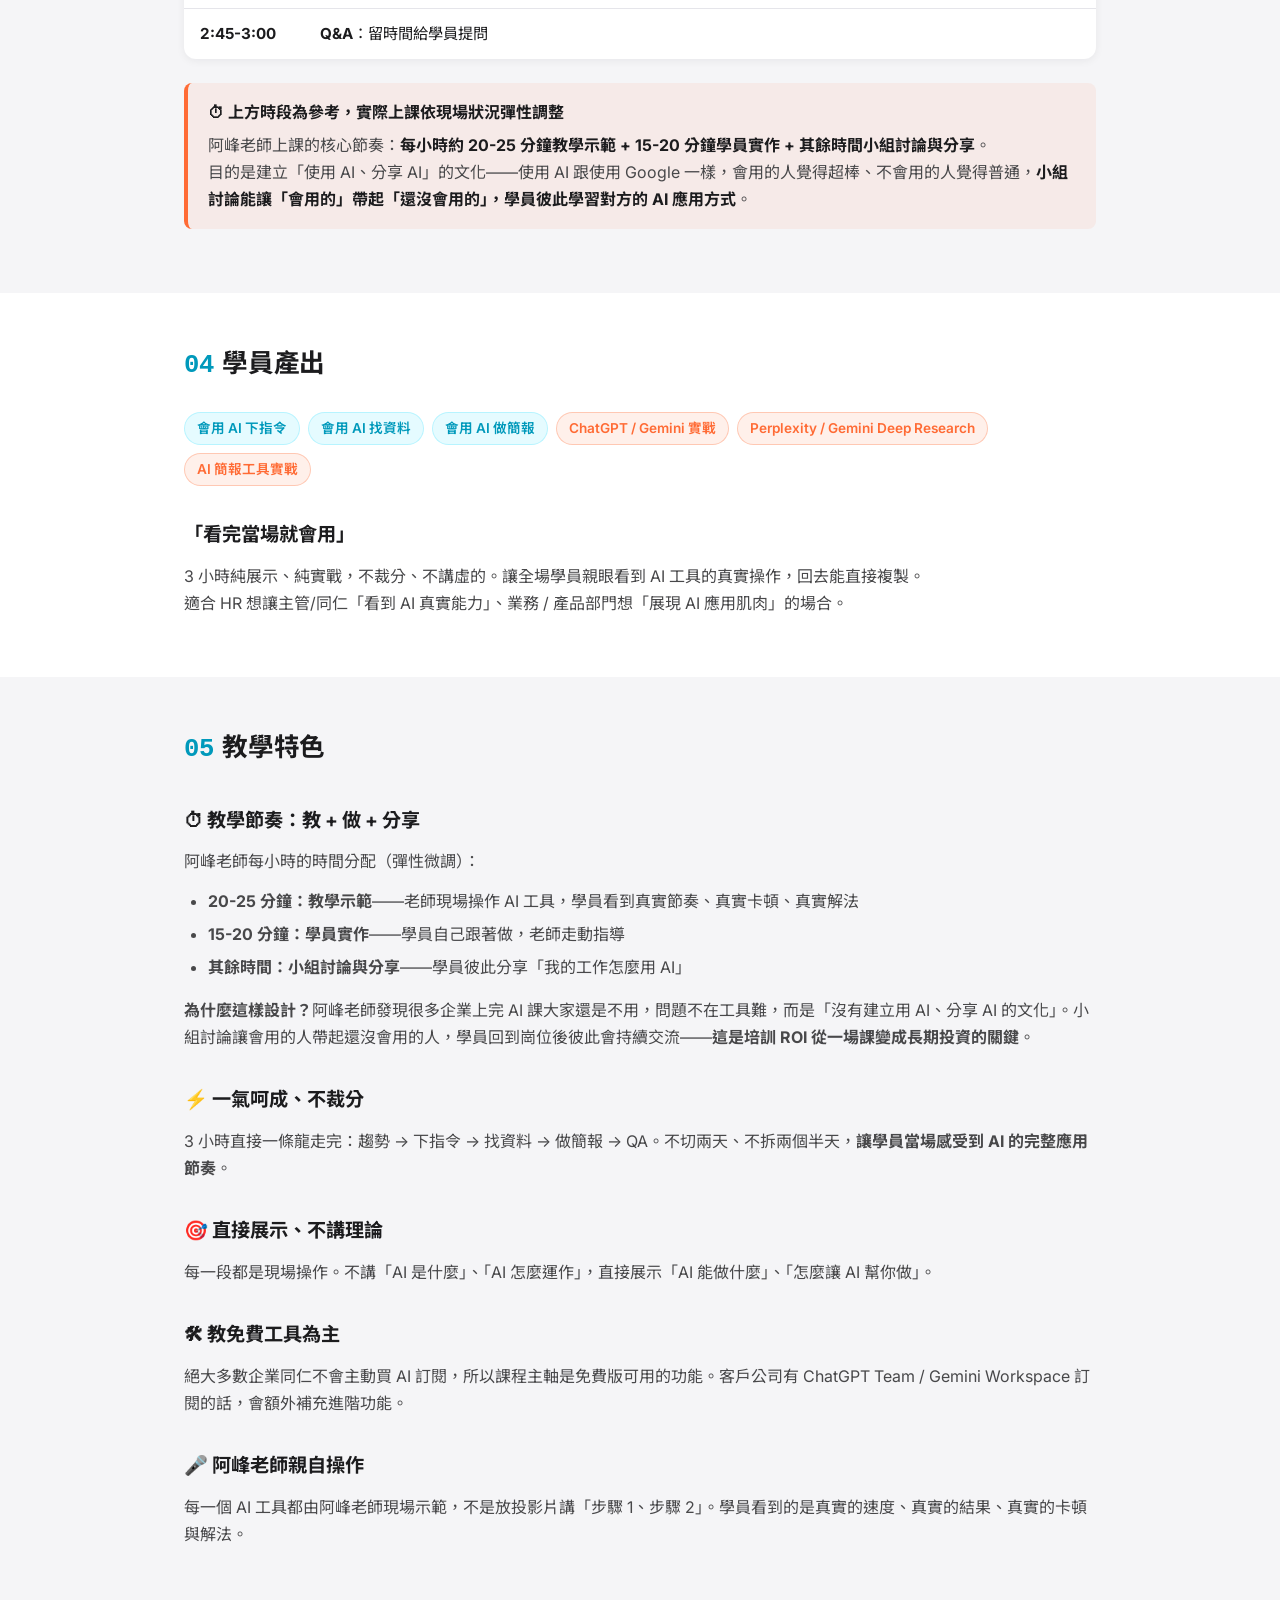
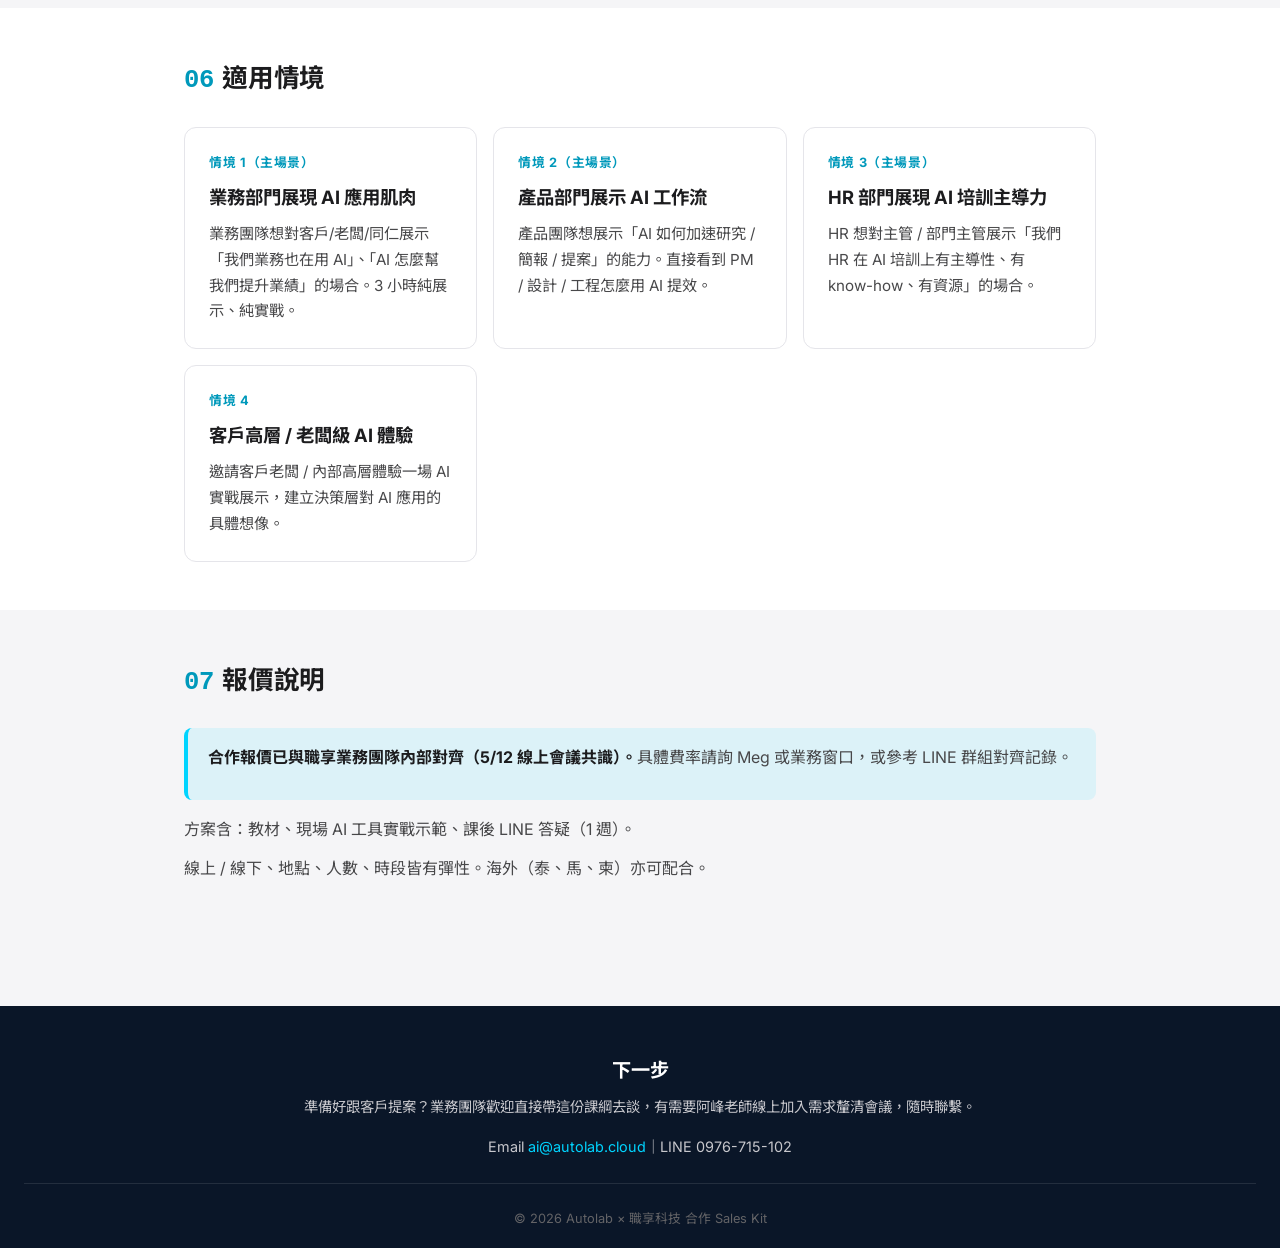
<file: 3hr.html>
<!DOCTYPE html>
<html lang="zh-TW">
<head>
<meta charset="UTF-8">
<meta name="viewport" content="width=device-width, initial-scale=1.0">
<title>3 小時企業 AI 啟動課｜阿峰老師公版課綱</title>
<meta name="description" content="3 小時 AI 工作術入門短講，適合全公司導入、新人訓、人資直播室。學員產出：3 大 AI 工具熟練 + 240 案例庫 + 黃金提示工具">
<link rel="preconnect" href="https://fonts.googleapis.com">
<link rel="preconnect" href="https://fonts.gstatic.com" crossorigin>
<link href="https://fonts.googleapis.com/css2?family=Inter:wght@400;500;600;700;800&family=Noto+Sans+TC:wght@400;500;700;800&display=swap" rel="stylesheet">
<link rel="stylesheet" href="assets/style.css">
</head>
<body>

<nav class="navbar">
  <div class="navbar-inner">
    <a href="index.html" class="brand">
      <span class="brand-mark">A</span>
      <span>阿峰老師 × 職享科技</span>
    </a>
    <div class="nav-links">
      <a href="index.html">首頁</a>
      <a href="3hr.html" class="active">3hr 短講</a>
      <a href="6hr.html">6hr 實戰</a>
      <a href="12hr.html">12hr 系列</a>
      <a href="topics.html">直播室主題</a>
      <a href="clients.html">合作企業</a>
    </div>
  </div>
</nav>

<header class="hero">
  <div class="container">
    <span class="badge">公版課綱 #1 — 展現肌肉版</span>
    <h1>3 小時 AI 工具 <span class="accent">實戰展示課</span></h1>
    <p>業務、產品、HR 部門展現 AI 應用肌肉的場合。<br>直接展示不同 AI 工具的實際操作：下指令、找正確資料、做簡報，<strong>看完當場會用</strong>。</p>
  </div>
</header>

<section class="section">
  <div class="container">
    <h2><span class="num">01</span>課程基本資訊</h2>
    <table class="table">
      <tr><th>項目</th><th>內容</th></tr>
      <tr><td>課程時數</td><td>3 小時（一氣呵成，不裁分）</td></tr>
      <tr><td>適合對象</td><td>業務部門、產品部門、HR 部門「展示 AI 肌肉」的場合</td></tr>
      <tr><td>適合人數</td><td>不限（30-300 人皆可）</td></tr>
      <tr><td>上課形式</td><td>線下 / 線上 / 直播 / 錄影皆可</td></tr>
      <tr><td>學員需求</td><td>自備筆電、需有 ChatGPT / Gemini 免費帳號</td></tr>
    </table>
  </div>
</section>

<section class="section" style="background: var(--bg);">
  <div class="container">
    <h2><span class="num">02</span>課程目標</h2>
    <ol>
      <li>讓全場學員看到「AI 不是聽說、是當下就能用」的具體示範</li>
      <li>直接展示 3 大類 AI 應用：<strong>下指令 / 找資料 / 做簡報</strong></li>
      <li>學員回到崗位馬上能複製課堂的 AI 操作</li>
      <li>不用課前問卷、不用課後分析，純粹展現實力的場合</li>
    </ol>
  </div>
</section>

<section class="section">
  <div class="container">
    <h2><span class="num">03</span>課程大綱</h2>
    <table class="table">
      <tr><th width="120">時段</th><th>內容</th></tr>
      <tr>
        <td><strong>0:00-0:15</strong></td>
        <td><strong>AI 趨勢</strong>：2026 年 AI 對職場帶來的真實改變（精煉版，不講廢話）</td>
      </tr>
      <tr>
        <td><strong>0:15-1:15</strong></td>
        <td><strong>如何用 AI 下指令</strong>：ChatGPT / Gemini 操作示範｜下指令的黃金公式｜現場示範各種職場情境</td>
      </tr>
      <tr>
        <td><strong>1:15-1:30</strong></td>
        <td>中場休息</td>
      </tr>
      <tr>
        <td><strong>1:30-2:00</strong></td>
        <td><strong>如何用 AI 找正確的資料跟答案</strong>：Perplexity 操作｜Gemini Deep Research 操作｜避免 AI 幻覺、判斷資料可信度</td>
      </tr>
      <tr>
        <td><strong>2:00-2:45</strong></td>
        <td><strong>如何用 AI 製作簡報</strong>：從零到一份完整簡報的 AI 工作流｜現場示範常用 AI 簡報工具｜套用學員自己的內容</td>
      </tr>
      <tr>
        <td><strong>2:45-3:00</strong></td>
        <td><strong>Q&A</strong>：留時間給學員提問</td>
      </tr>
    </table>
    <div class="box box-orange" style="margin-top: 24px;">
      <strong>⏱ 上方時段為參考，實際上課依現場狀況彈性調整</strong>
      <p style="margin: 6px 0 0 0;">阿峰老師上課的核心節奏：<strong>每小時約 20-25 分鐘教學示範 + 15-20 分鐘學員實作 + 其餘時間小組討論與分享</strong>。<br>目的是建立「使用 AI、分享 AI」的文化——使用 AI 跟使用 Google 一樣，會用的人覺得超棒、不會用的人覺得普通，<strong>小組討論能讓「會用的」帶起「還沒會用的」，學員彼此學習對方的 AI 應用方式</strong>。</p>
    </div>
  </div>
</section>

<section class="section" style="background: var(--bg);">
  <div class="container">
    <h2><span class="num">04</span>學員產出</h2>
    <div class="chip-group">
      <span class="chip cyan">會用 AI 下指令</span>
      <span class="chip cyan">會用 AI 找資料</span>
      <span class="chip cyan">會用 AI 做簡報</span>
      <span class="chip orange">ChatGPT / Gemini 實戰</span>
      <span class="chip orange">Perplexity / Gemini Deep Research</span>
      <span class="chip orange">AI 簡報工具實戰</span>
    </div>

    <h3>「看完當場就會用」</h3>
    <p>3 小時純展示、純實戰，不裁分、不講虛的。讓全場學員親眼看到 AI 工具的真實操作，回去能直接複製。<br>適合 HR 想讓主管/同仁「看到 AI 真實能力」、業務 / 產品部門想「展現 AI 應用肌肉」的場合。</p>
  </div>
</section>

<section class="section">
  <div class="container">
    <h2><span class="num">05</span>教學特色</h2>
    <h3>⏱ 教學節奏：教 + 做 + 分享</h3>
    <p>阿峰老師每小時的時間分配（彈性微調）：</p>
    <ul>
      <li><strong>20-25 分鐘：教學示範</strong>——老師現場操作 AI 工具，學員看到真實節奏、真實卡頓、真實解法</li>
      <li><strong>15-20 分鐘：學員實作</strong>——學員自己跟著做，老師走動指導</li>
      <li><strong>其餘時間：小組討論與分享</strong>——學員彼此分享「我的工作怎麼用 AI」</li>
    </ul>
    <p><strong>為什麼這樣設計？</strong>阿峰老師發現很多企業上完 AI 課大家還是不用，問題不在工具難，而是「沒有建立用 AI、分享 AI 的文化」。小組討論讓會用的人帶起還沒會用的人，學員回到崗位後彼此會持續交流——<strong>這是培訓 ROI 從一場課變成長期投資的關鍵</strong>。</p>


    <h3>⚡ 一氣呵成、不裁分</h3>
    <p>3 小時直接一條龍走完：趨勢 → 下指令 → 找資料 → 做簡報 → QA。不切兩天、不拆兩個半天，<strong>讓學員當場感受到 AI 的完整應用節奏</strong>。</p>

    <h3>🎯 直接展示、不講理論</h3>
    <p>每一段都是現場操作。不講「AI 是什麼」、「AI 怎麼運作」，直接展示「AI 能做什麼」、「怎麼讓 AI 幫你做」。</p>

    <h3>🛠 教免費工具為主</h3>
    <p>絕大多數企業同仁不會主動買 AI 訂閱，所以課程主軸是免費版可用的功能。客戶公司有 ChatGPT Team / Gemini Workspace 訂閱的話，會額外補充進階功能。</p>

    <h3>🎤 阿峰老師親自操作</h3>
    <p>每一個 AI 工具都由阿峰老師現場示範，不是放投影片講「步驟 1、步驟 2」。學員看到的是真實的速度、真實的結果、真實的卡頓與解法。</p>
  </div>
</section>

<section class="section" style="background: var(--bg);">
  <div class="container">
    <h2><span class="num">06</span>適用情境</h2>

    <div class="grid">
      <div class="card">
        <div class="card-eyebrow">情境 1（主場景）</div>
        <h3>業務部門展現 AI 應用肌肉</h3>
        <p>業務團隊想對客戶/老闆/同仁展示「我們業務也在用 AI」、「AI 怎麼幫我們提升業績」的場合。3 小時純展示、純實戰。</p>
      </div>
      <div class="card">
        <div class="card-eyebrow">情境 2（主場景）</div>
        <h3>產品部門展示 AI 工作流</h3>
        <p>產品團隊想展示「AI 如何加速研究 / 簡報 / 提案」的能力。直接看到 PM / 設計 / 工程怎麼用 AI 提效。</p>
      </div>
      <div class="card">
        <div class="card-eyebrow">情境 3（主場景）</div>
        <h3>HR 部門展現 AI 培訓主導力</h3>
        <p>HR 想對主管 / 部門主管展示「我們 HR 在 AI 培訓上有主導性、有 know-how、有資源」的場合。</p>
      </div>
      <div class="card">
        <div class="card-eyebrow">情境 4</div>
        <h3>客戶高層 / 老闆級 AI 體驗</h3>
        <p>邀請客戶老闆 / 內部高層體驗一場 AI 實戰展示，建立決策層對 AI 應用的具體想像。</p>
      </div>
    </div>
  </div>
</section>

<section class="section">
  <div class="container">
    <h2><span class="num">07</span>報價說明</h2>
    <div class="box">
      <p><strong>合作報價已與職享業務團隊內部對齊（5/12 線上會議共識）。</strong>具體費率請詢 Meg 或業務窗口，或參考 LINE 群組對齊記錄。</p>
    </div>
    <p>方案含：教材、現場 AI 工具實戰示範、課後 LINE 答疑（1 週）。</p>
    <p>線上 / 線下、地點、人數、時段皆有彈性。海外（泰、馬、柬）亦可配合。</p>
  </div>
</section>

<footer class="footer">
  <h3>下一步</h3>
  <p>準備好跟客戶提案？業務團隊歡迎直接帶這份課綱去談，有需要阿峰老師線上加入需求釐清會議，隨時聯繫。</p>
  <p style="margin-top: 16px;">Email <a href="mailto:ai@autolab.cloud">ai@autolab.cloud</a>｜LINE 0976-715-102</p>
  <div class="footer-meta">
    © 2026 Autolab × 職享科技 合作 Sales Kit
  </div>
</footer>

</body>
</html>
</file>
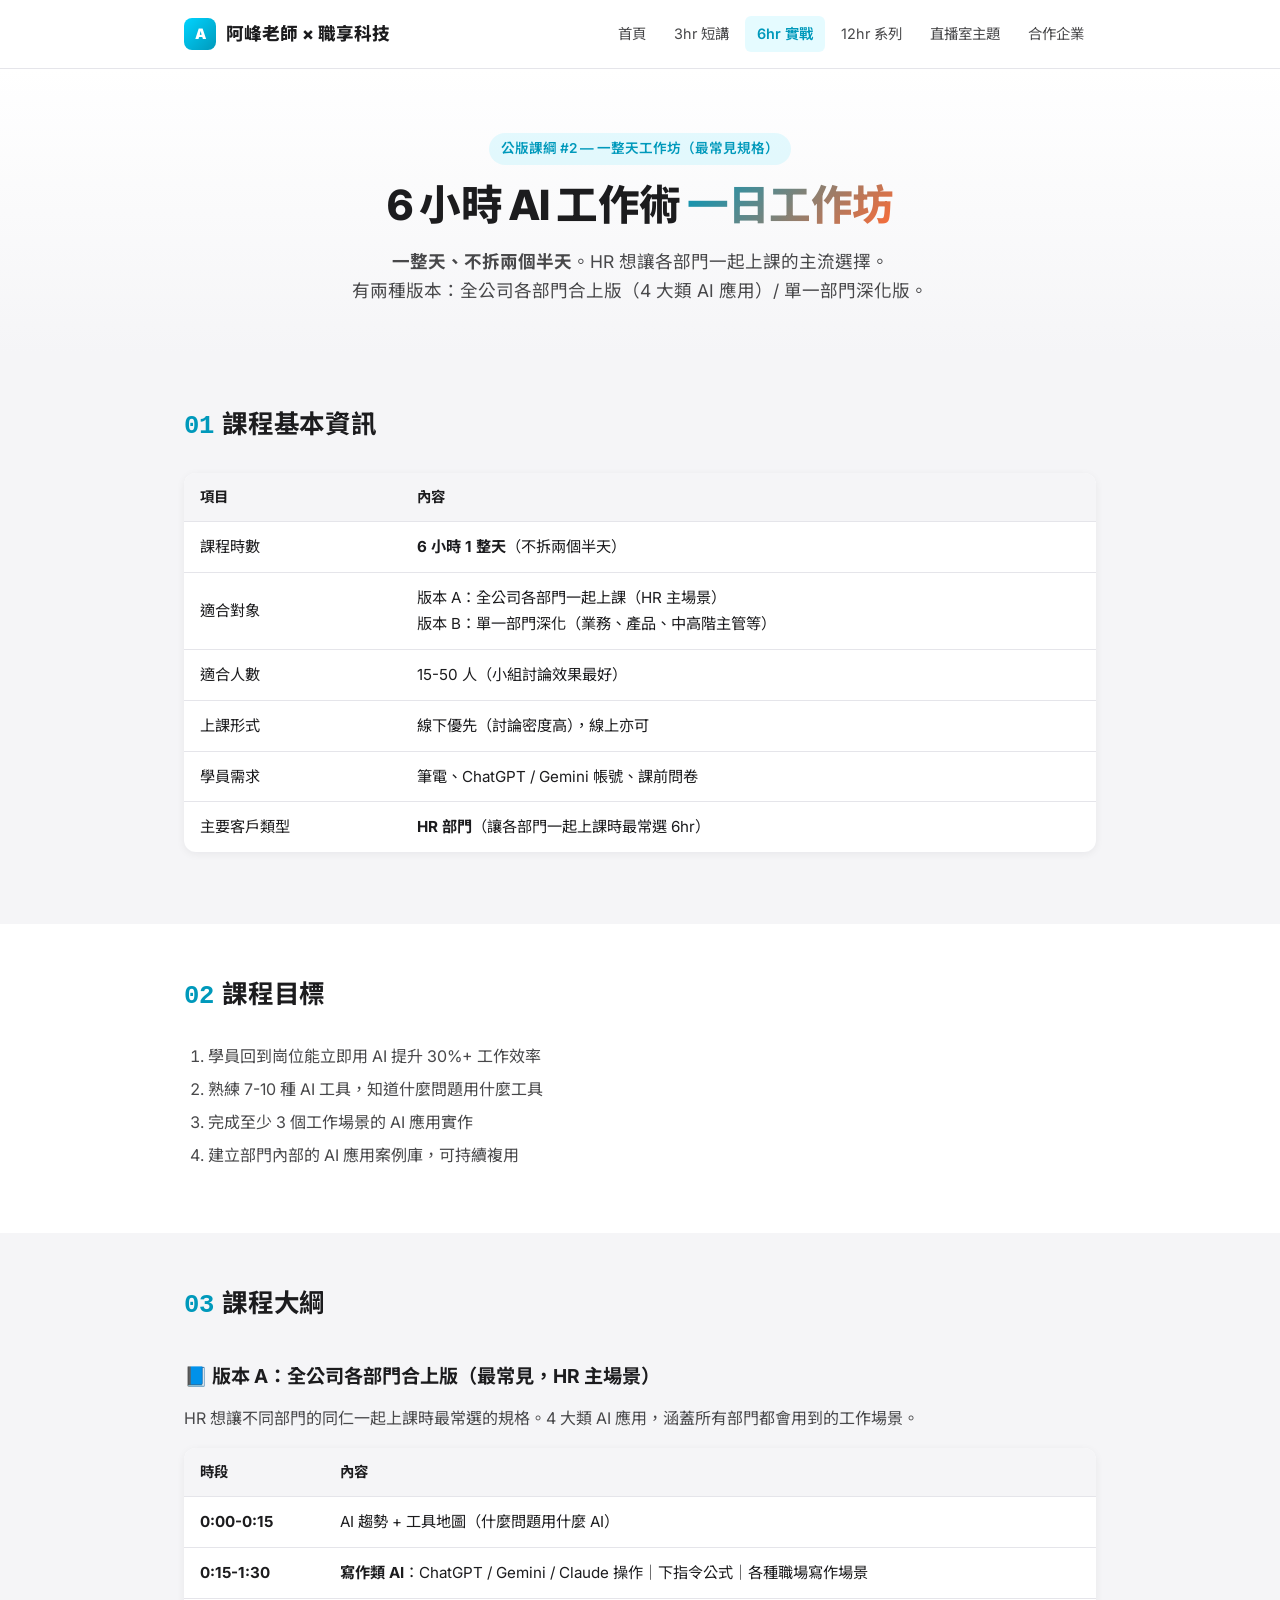
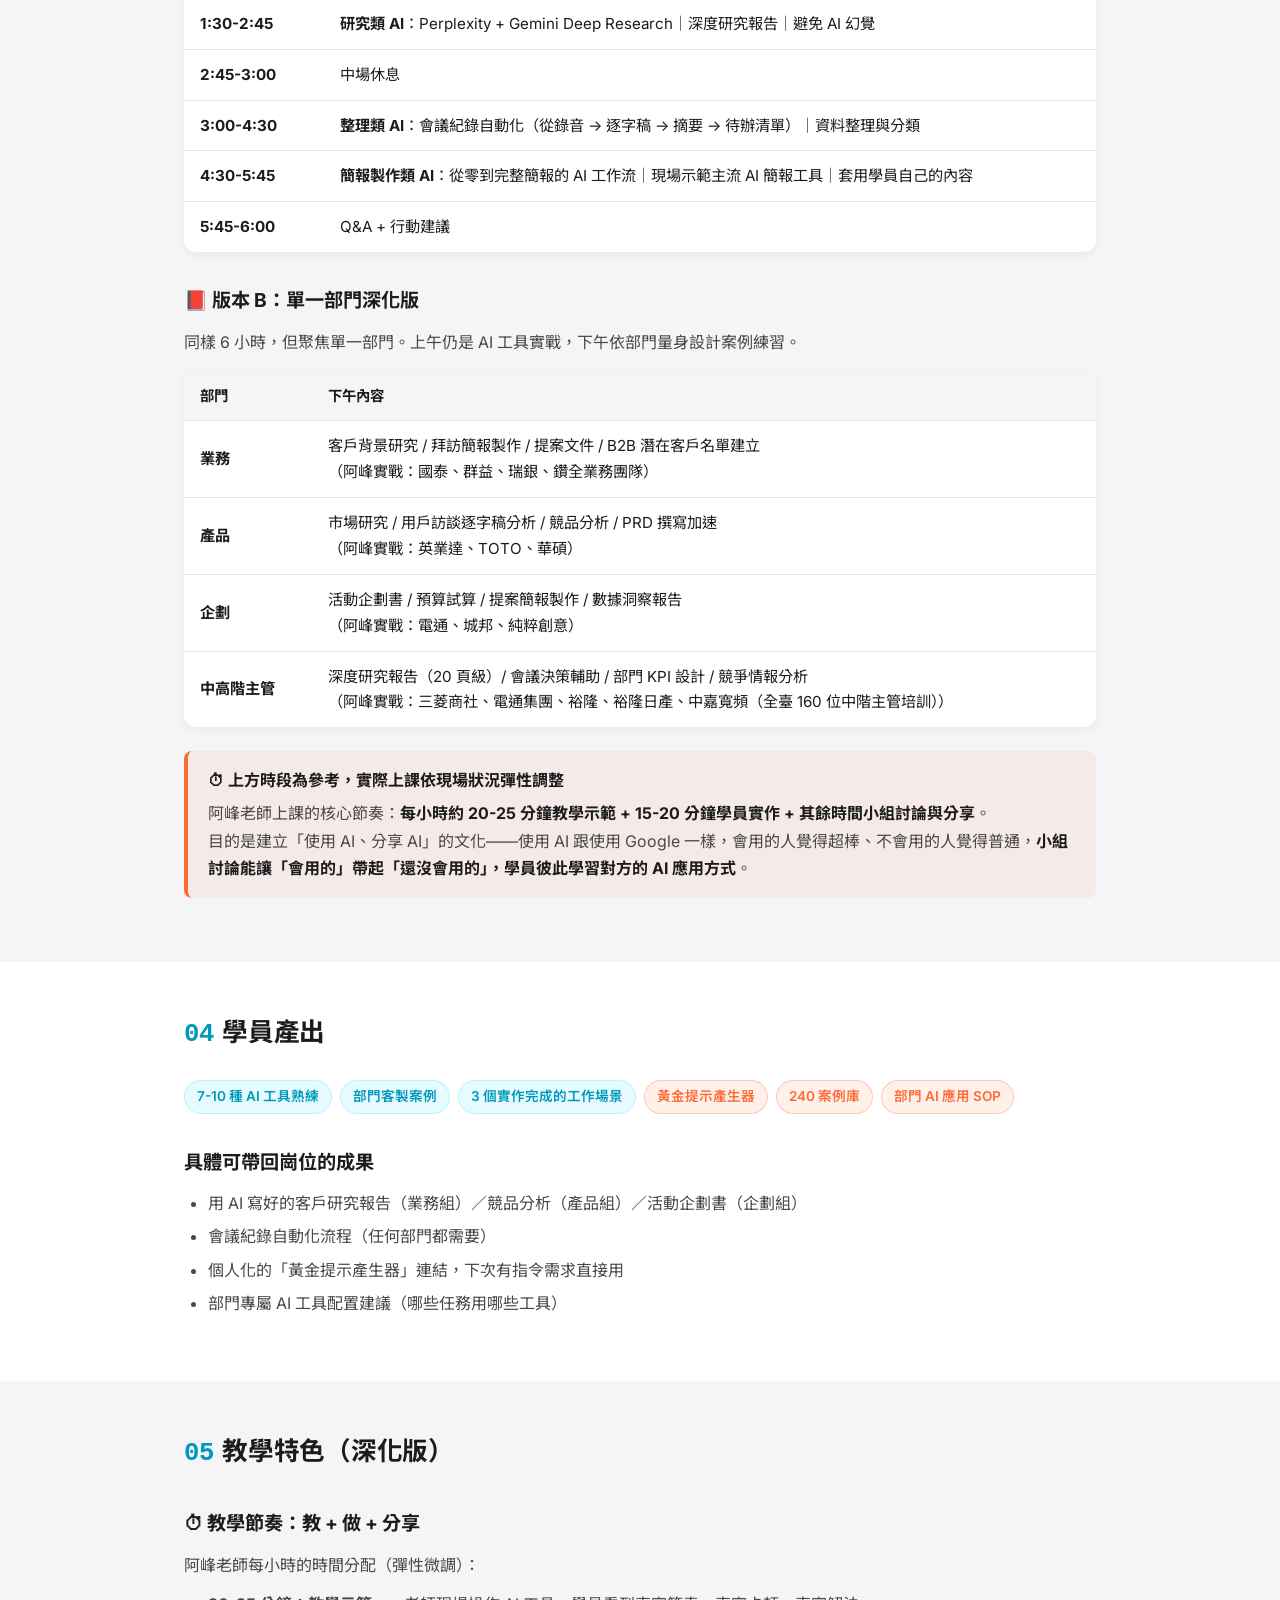
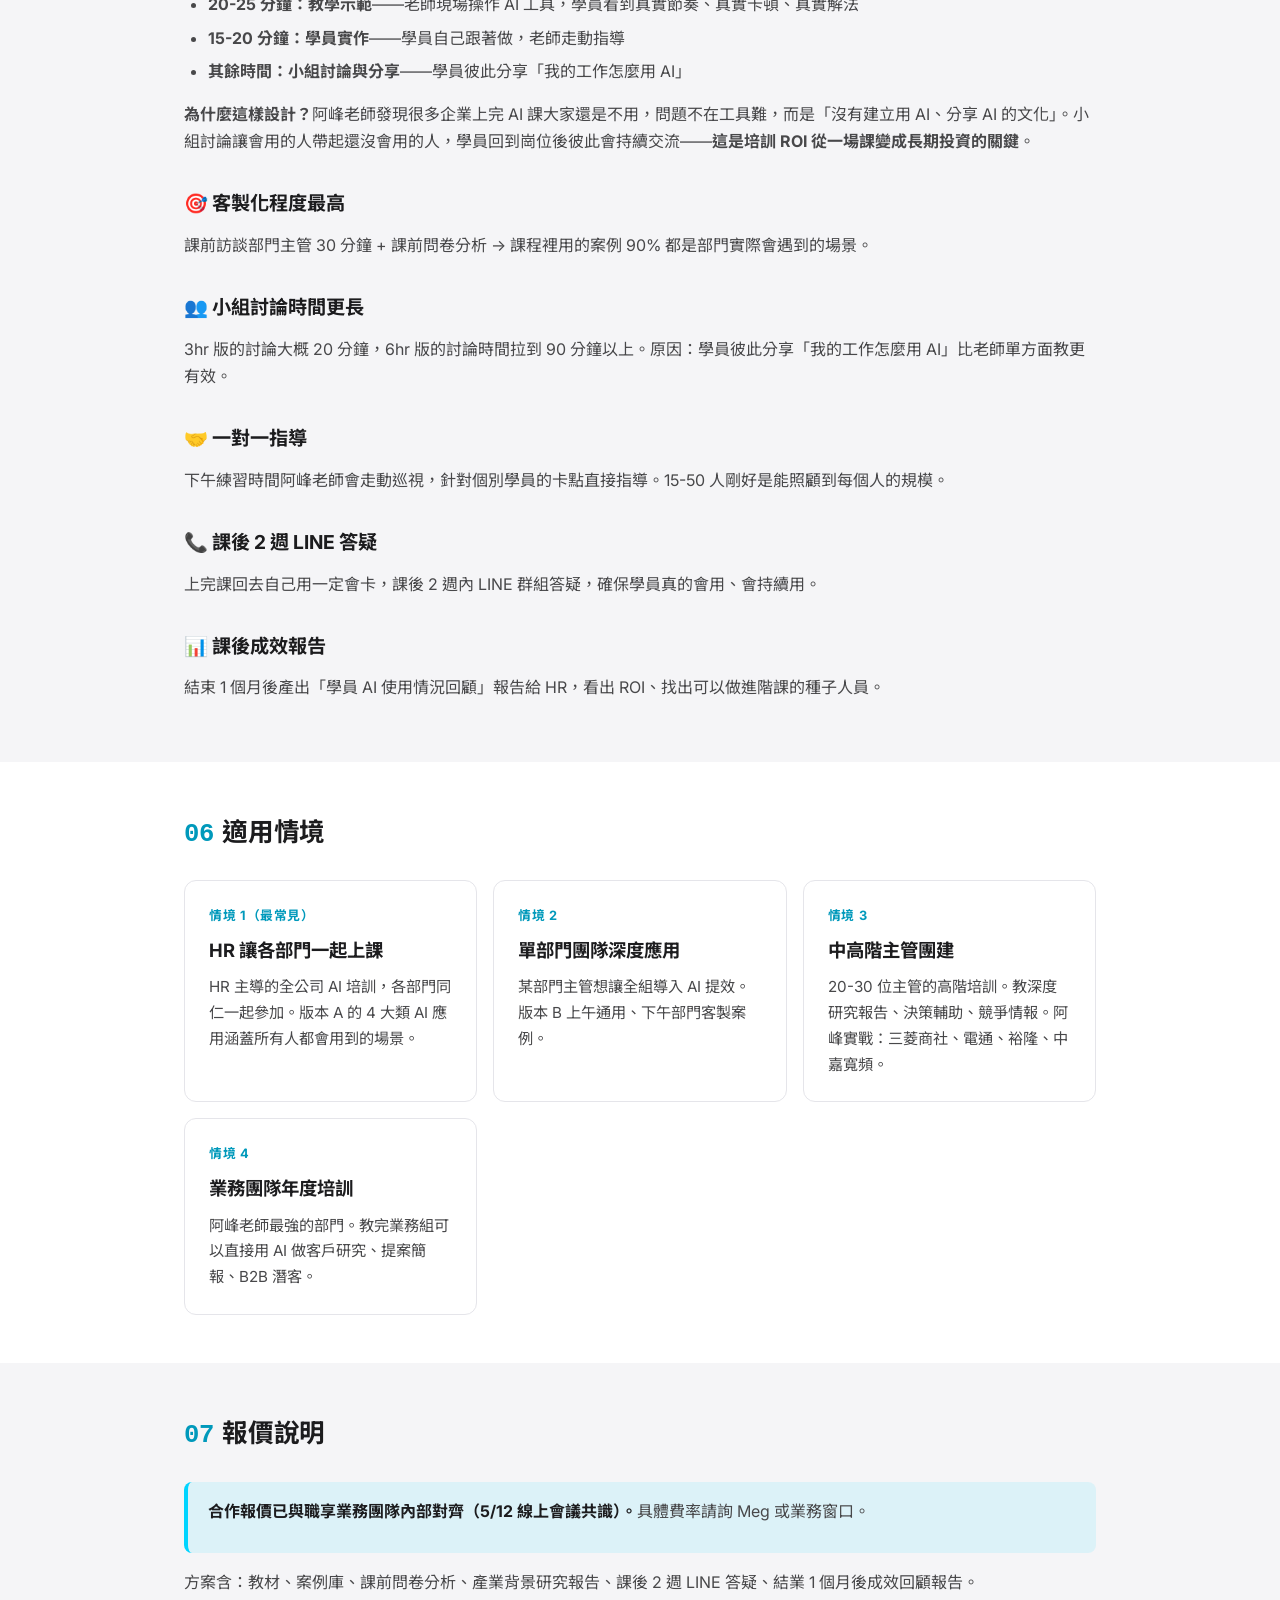
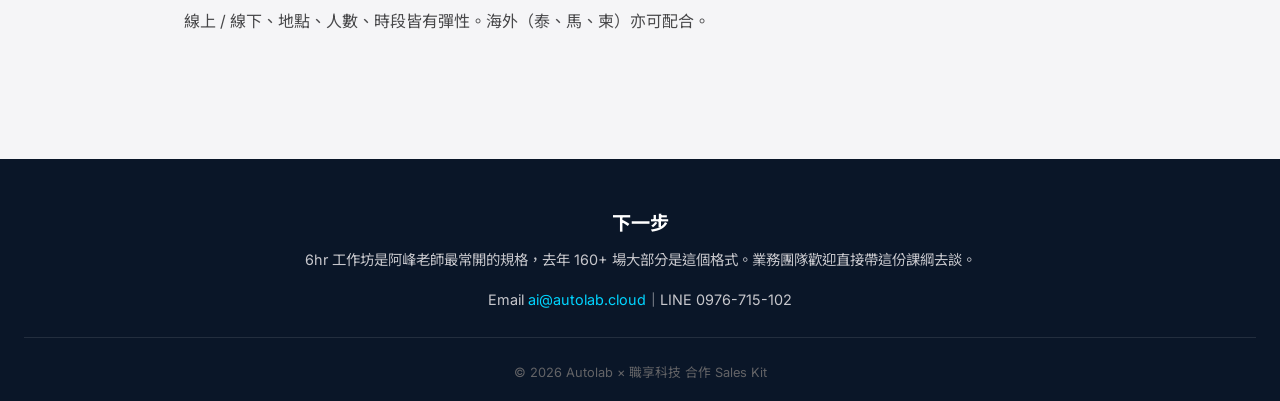
<file: 6hr.html>
<!DOCTYPE html>
<html lang="zh-TW">
<head>
<meta charset="UTF-8">
<meta name="viewport" content="width=device-width, initial-scale=1.0">
<title>6 小時部門深度應用工作坊｜阿峰老師公版課綱</title>
<meta name="description" content="6 小時 AI 部門深度工作坊。上午 7-10 種 AI 工具實戰，下午依部門客製案例練習。最常見規格、最受企業歡迎。">
<link rel="preconnect" href="https://fonts.googleapis.com">
<link rel="preconnect" href="https://fonts.gstatic.com" crossorigin>
<link href="https://fonts.googleapis.com/css2?family=Inter:wght@400;500;600;700;800&family=Noto+Sans+TC:wght@400;500;700;800&display=swap" rel="stylesheet">
<link rel="stylesheet" href="assets/style.css">
</head>
<body>

<nav class="navbar">
  <div class="navbar-inner">
    <a href="index.html" class="brand">
      <span class="brand-mark">A</span>
      <span>阿峰老師 × 職享科技</span>
    </a>
    <div class="nav-links">
      <a href="index.html">首頁</a>
      <a href="3hr.html">3hr 短講</a>
      <a href="6hr.html" class="active">6hr 實戰</a>
      <a href="12hr.html">12hr 系列</a>
      <a href="topics.html">直播室主題</a>
      <a href="clients.html">合作企業</a>
    </div>
  </div>
</nav>

<header class="hero">
  <div class="container">
    <span class="badge">公版課綱 #2 — 一整天工作坊（最常見規格）</span>
    <h1>6 小時 AI 工作術 <span class="accent">一日工作坊</span></h1>
    <p><strong>一整天、不拆兩個半天</strong>。HR 想讓各部門一起上課的主流選擇。<br>有兩種版本：全公司各部門合上版（4 大類 AI 應用）/ 單一部門深化版。</p>
  </div>
</header>

<section class="section">
  <div class="container">
    <h2><span class="num">01</span>課程基本資訊</h2>
    <table class="table">
      <tr><th>項目</th><th>內容</th></tr>
      <tr><td>課程時數</td><td><strong>6 小時 1 整天</strong>（不拆兩個半天）</td></tr>
      <tr><td>適合對象</td><td>版本 A：全公司各部門一起上課（HR 主場景）<br>版本 B：單一部門深化（業務、產品、中高階主管等）</td></tr>
      <tr><td>適合人數</td><td>15-50 人（小組討論效果最好）</td></tr>
      <tr><td>上課形式</td><td>線下優先（討論密度高），線上亦可</td></tr>
      <tr><td>學員需求</td><td>筆電、ChatGPT / Gemini 帳號、課前問卷</td></tr>
      <tr><td>主要客戶類型</td><td><strong>HR 部門</strong>（讓各部門一起上課時最常選 6hr）</td></tr>
    </table>
  </div>
</section>

<section class="section" style="background: var(--bg);">
  <div class="container">
    <h2><span class="num">02</span>課程目標</h2>
    <ol>
      <li>學員回到崗位能立即用 AI 提升 30%+ 工作效率</li>
      <li>熟練 7-10 種 AI 工具，知道什麼問題用什麼工具</li>
      <li>完成至少 3 個工作場景的 AI 應用實作</li>
      <li>建立部門內部的 AI 應用案例庫，可持續複用</li>
    </ol>
  </div>
</section>

<section class="section">
  <div class="container">
    <h2><span class="num">03</span>課程大綱</h2>

    <h3>📘 版本 A：全公司各部門合上版（最常見，HR 主場景）</h3>
    <p>HR 想讓不同部門的同仁一起上課時最常選的規格。4 大類 AI 應用，涵蓋所有部門都會用到的工作場景。</p>

    <table class="table">
      <tr><th width="140">時段</th><th>內容</th></tr>
      <tr>
        <td><strong>0:00-0:15</strong></td>
        <td>AI 趨勢 + 工具地圖（什麼問題用什麼 AI）</td>
      </tr>
      <tr>
        <td><strong>0:15-1:30</strong></td>
        <td><strong>寫作類 AI</strong>：ChatGPT / Gemini / Claude 操作｜下指令公式｜各種職場寫作場景</td>
      </tr>
      <tr>
        <td><strong>1:30-2:45</strong></td>
        <td><strong>研究類 AI</strong>：Perplexity + Gemini Deep Research｜深度研究報告｜避免 AI 幻覺</td>
      </tr>
      <tr>
        <td><strong>2:45-3:00</strong></td>
        <td>中場休息</td>
      </tr>
      <tr>
        <td><strong>3:00-4:30</strong></td>
        <td><strong>整理類 AI</strong>：會議紀錄自動化（從錄音 → 逐字稿 → 摘要 → 待辦清單）｜資料整理與分類</td>
      </tr>
      <tr>
        <td><strong>4:30-5:45</strong></td>
        <td><strong>簡報製作類 AI</strong>：從零到完整簡報的 AI 工作流｜現場示範主流 AI 簡報工具｜套用學員自己的內容</td>
      </tr>
      <tr>
        <td><strong>5:45-6:00</strong></td>
        <td>Q&A + 行動建議</td>
      </tr>
    </table>

    <h3>📕 版本 B：單一部門深化版</h3>
    <p>同樣 6 小時，但聚焦單一部門。上午仍是 AI 工具實戰，下午依部門量身設計案例練習。</p>

    <table class="table">
      <tr><th>部門</th><th>下午內容</th></tr>
      <tr>
        <td><strong>業務</strong></td>
        <td>客戶背景研究 / 拜訪簡報製作 / 提案文件 / B2B 潛在客戶名單建立<br>（阿峰實戰：國泰、群益、瑞銀、鑽全業務團隊）</td>
      </tr>
      <tr>
        <td><strong>產品</strong></td>
        <td>市場研究 / 用戶訪談逐字稿分析 / 競品分析 / PRD 撰寫加速<br>（阿峰實戰：英業達、TOTO、華碩）</td>
      </tr>
      <tr>
        <td><strong>企劃</strong></td>
        <td>活動企劃書 / 預算試算 / 提案簡報製作 / 數據洞察報告<br>（阿峰實戰：電通、城邦、純粹創意）</td>
      </tr>
      <tr>
        <td><strong>中高階主管</strong></td>
        <td>深度研究報告（20 頁級）/ 會議決策輔助 / 部門 KPI 設計 / 競爭情報分析<br>（阿峰實戰：三菱商社、電通集團、裕隆、裕隆日產、中嘉寬頻（全臺 160 位中階主管培訓））</td>
      </tr>
    </table>
    <div class="box box-orange" style="margin-top: 24px;">
      <strong>⏱ 上方時段為參考，實際上課依現場狀況彈性調整</strong>
      <p style="margin: 6px 0 0 0;">阿峰老師上課的核心節奏：<strong>每小時約 20-25 分鐘教學示範 + 15-20 分鐘學員實作 + 其餘時間小組討論與分享</strong>。<br>目的是建立「使用 AI、分享 AI」的文化——使用 AI 跟使用 Google 一樣，會用的人覺得超棒、不會用的人覺得普通，<strong>小組討論能讓「會用的」帶起「還沒會用的」，學員彼此學習對方的 AI 應用方式</strong>。</p>
    </div>
  </div>
</section>

<section class="section" style="background: var(--bg);">
  <div class="container">
    <h2><span class="num">04</span>學員產出</h2>

    <div class="chip-group">
      <span class="chip cyan">7-10 種 AI 工具熟練</span>
      <span class="chip cyan">部門客製案例</span>
      <span class="chip cyan">3 個實作完成的工作場景</span>
      <span class="chip orange">黃金提示產生器</span>
      <span class="chip orange">240 案例庫</span>
      <span class="chip orange">部門 AI 應用 SOP</span>
    </div>

    <h3>具體可帶回崗位的成果</h3>
    <ul>
      <li>用 AI 寫好的客戶研究報告（業務組）／競品分析（產品組）／活動企劃書（企劃組）</li>
      <li>會議紀錄自動化流程（任何部門都需要）</li>
      <li>個人化的「黃金提示產生器」連結，下次有指令需求直接用</li>
      <li>部門專屬 AI 工具配置建議（哪些任務用哪些工具）</li>
    </ul>
  </div>
</section>

<section class="section">
  <div class="container">
    <h2><span class="num">05</span>教學特色（深化版）</h2>
    <h3>⏱ 教學節奏：教 + 做 + 分享</h3>
    <p>阿峰老師每小時的時間分配（彈性微調）：</p>
    <ul>
      <li><strong>20-25 分鐘：教學示範</strong>——老師現場操作 AI 工具，學員看到真實節奏、真實卡頓、真實解法</li>
      <li><strong>15-20 分鐘：學員實作</strong>——學員自己跟著做，老師走動指導</li>
      <li><strong>其餘時間：小組討論與分享</strong>——學員彼此分享「我的工作怎麼用 AI」</li>
    </ul>
    <p><strong>為什麼這樣設計？</strong>阿峰老師發現很多企業上完 AI 課大家還是不用，問題不在工具難，而是「沒有建立用 AI、分享 AI 的文化」。小組討論讓會用的人帶起還沒會用的人，學員回到崗位後彼此會持續交流——<strong>這是培訓 ROI 從一場課變成長期投資的關鍵</strong>。</p>


    <h3>🎯 客製化程度最高</h3>
    <p>課前訪談部門主管 30 分鐘 + 課前問卷分析 → 課程裡用的案例 90% 都是部門實際會遇到的場景。</p>

    <h3>👥 小組討論時間更長</h3>
    <p>3hr 版的討論大概 20 分鐘，6hr 版的討論時間拉到 90 分鐘以上。原因：學員彼此分享「我的工作怎麼用 AI」比老師單方面教更有效。</p>

    <h3>🤝 一對一指導</h3>
    <p>下午練習時間阿峰老師會走動巡視，針對個別學員的卡點直接指導。15-50 人剛好是能照顧到每個人的規模。</p>

    <h3>📞 課後 2 週 LINE 答疑</h3>
    <p>上完課回去自己用一定會卡，課後 2 週內 LINE 群組答疑，確保學員真的會用、會持續用。</p>

    <h3>📊 課後成效報告</h3>
    <p>結束 1 個月後產出「學員 AI 使用情況回顧」報告給 HR，看出 ROI、找出可以做進階課的種子人員。</p>
  </div>
</section>

<section class="section" style="background: var(--bg);">
  <div class="container">
    <h2><span class="num">06</span>適用情境</h2>

    <div class="grid">
      <div class="card">
        <div class="card-eyebrow">情境 1（最常見）</div>
        <h3>HR 讓各部門一起上課</h3>
        <p>HR 主導的全公司 AI 培訓，各部門同仁一起參加。版本 A 的 4 大類 AI 應用涵蓋所有人都會用到的場景。</p>
      </div>
      <div class="card">
        <div class="card-eyebrow">情境 2</div>
        <h3>單部門團隊深度應用</h3>
        <p>某部門主管想讓全組導入 AI 提效。版本 B 上午通用、下午部門客製案例。</p>
      </div>
      <div class="card">
        <div class="card-eyebrow">情境 3</div>
        <h3>中高階主管團建</h3>
        <p>20-30 位主管的高階培訓。教深度研究報告、決策輔助、競爭情報。阿峰實戰：三菱商社、電通、裕隆、中嘉寬頻。</p>
      </div>
      <div class="card">
        <div class="card-eyebrow">情境 4</div>
        <h3>業務團隊年度培訓</h3>
        <p>阿峰老師最強的部門。教完業務組可以直接用 AI 做客戶研究、提案簡報、B2B 潛客。</p>
      </div>
    </div>
  </div>
</section>

<section class="section">
  <div class="container">
    <h2><span class="num">07</span>報價說明</h2>
    <div class="box">
      <p><strong>合作報價已與職享業務團隊內部對齊（5/12 線上會議共識）。</strong>具體費率請詢 Meg 或業務窗口。</p>
    </div>
    <p>方案含：教材、案例庫、課前問卷分析、產業背景研究報告、課後 2 週 LINE 答疑、結業 1 個月後成效回顧報告。</p>
    <p>線上 / 線下、地點、人數、時段皆有彈性。海外（泰、馬、柬）亦可配合。</p>
  </div>
</section>

<footer class="footer">
  <h3>下一步</h3>
  <p>6hr 工作坊是阿峰老師最常開的規格，去年 160+ 場大部分是這個格式。業務團隊歡迎直接帶這份課綱去談。</p>
  <p style="margin-top: 16px;">Email <a href="mailto:ai@autolab.cloud">ai@autolab.cloud</a>｜LINE 0976-715-102</p>
  <div class="footer-meta">
    © 2026 Autolab × 職享科技 合作 Sales Kit
  </div>
</footer>

</body>
</html>
</file>
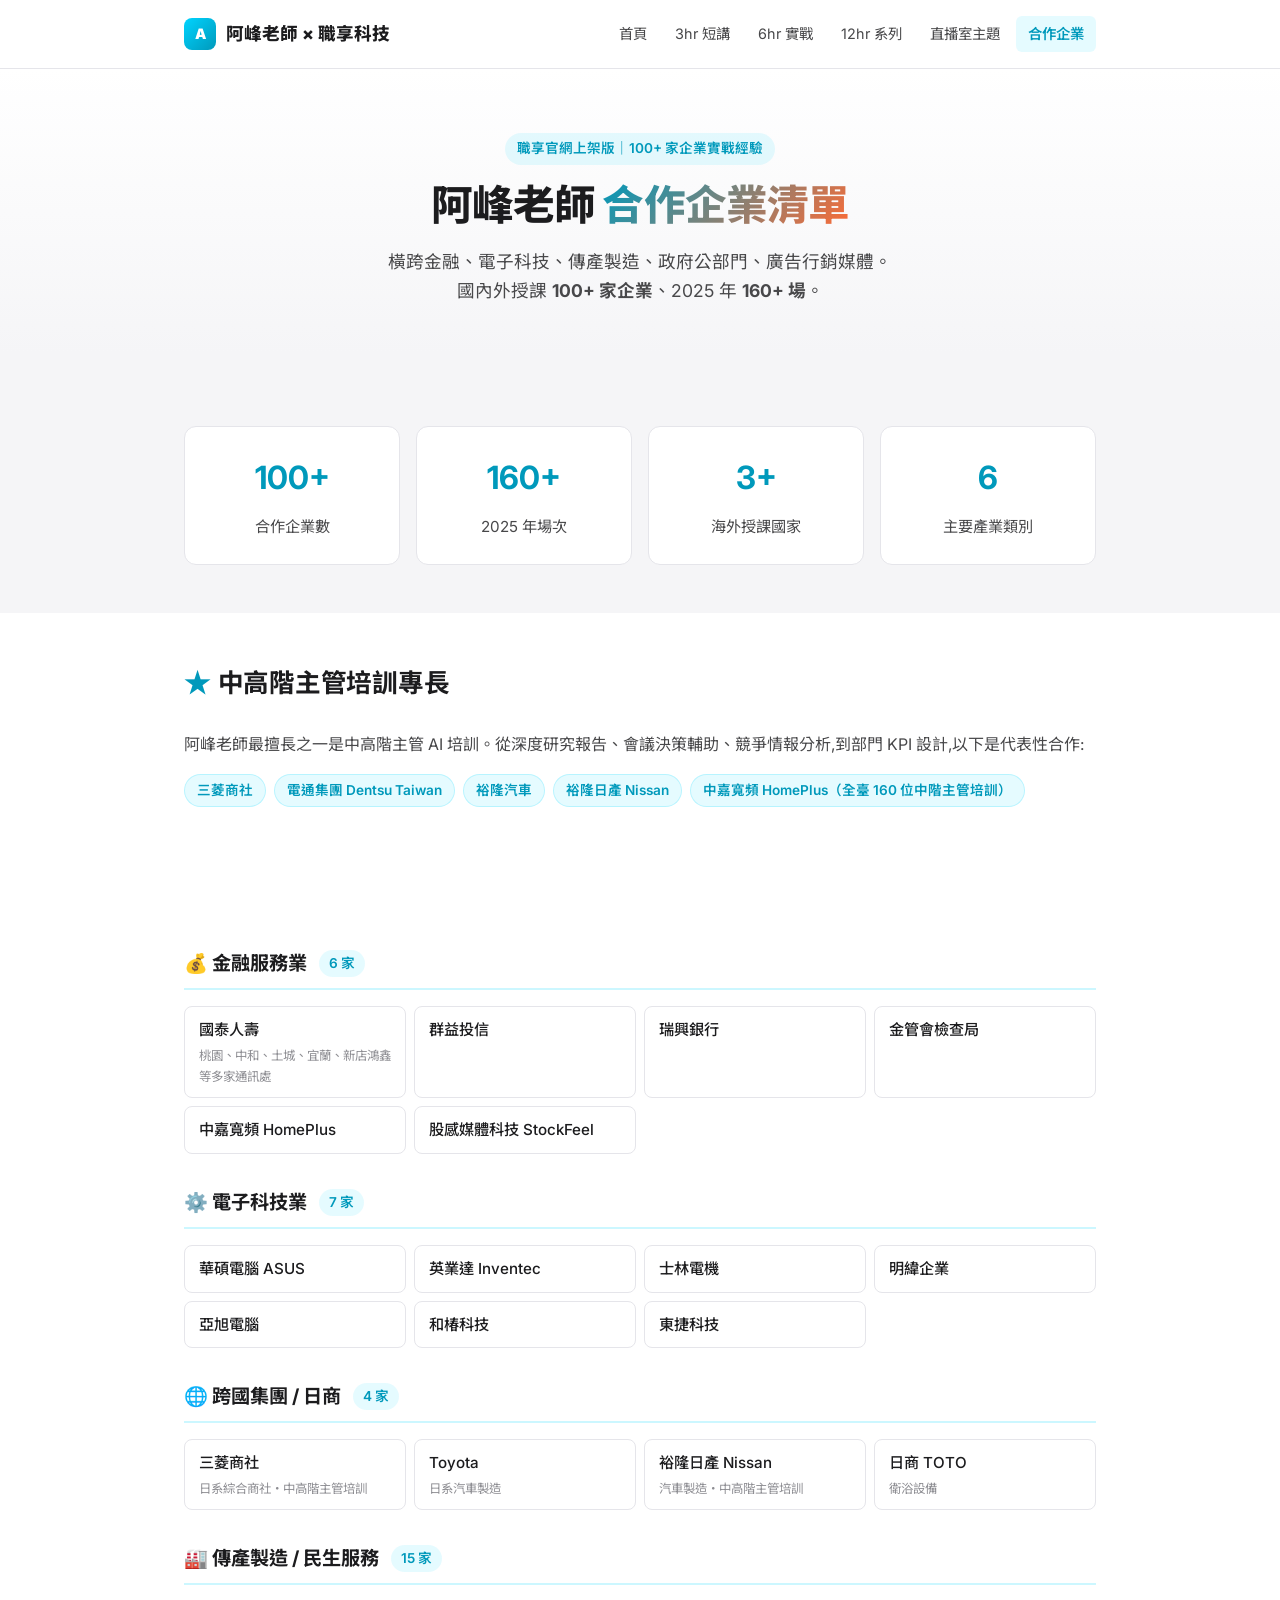
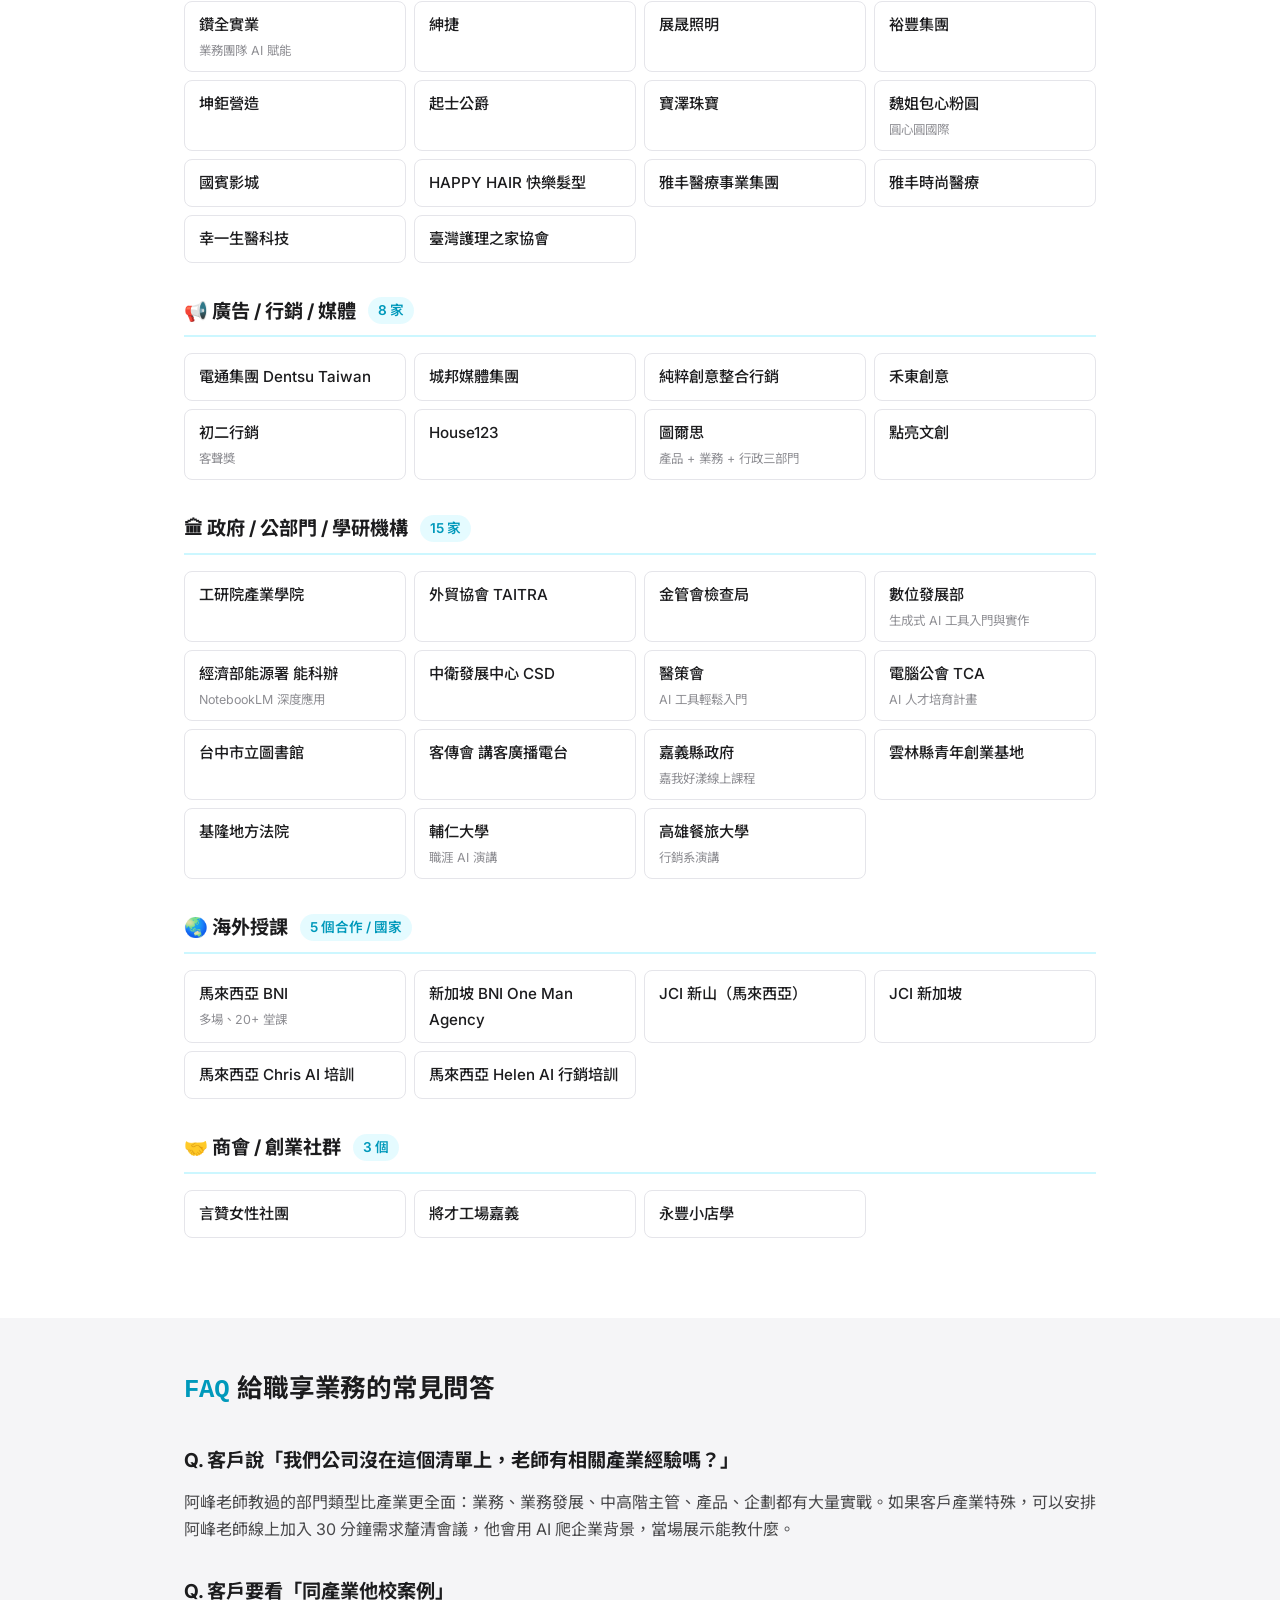
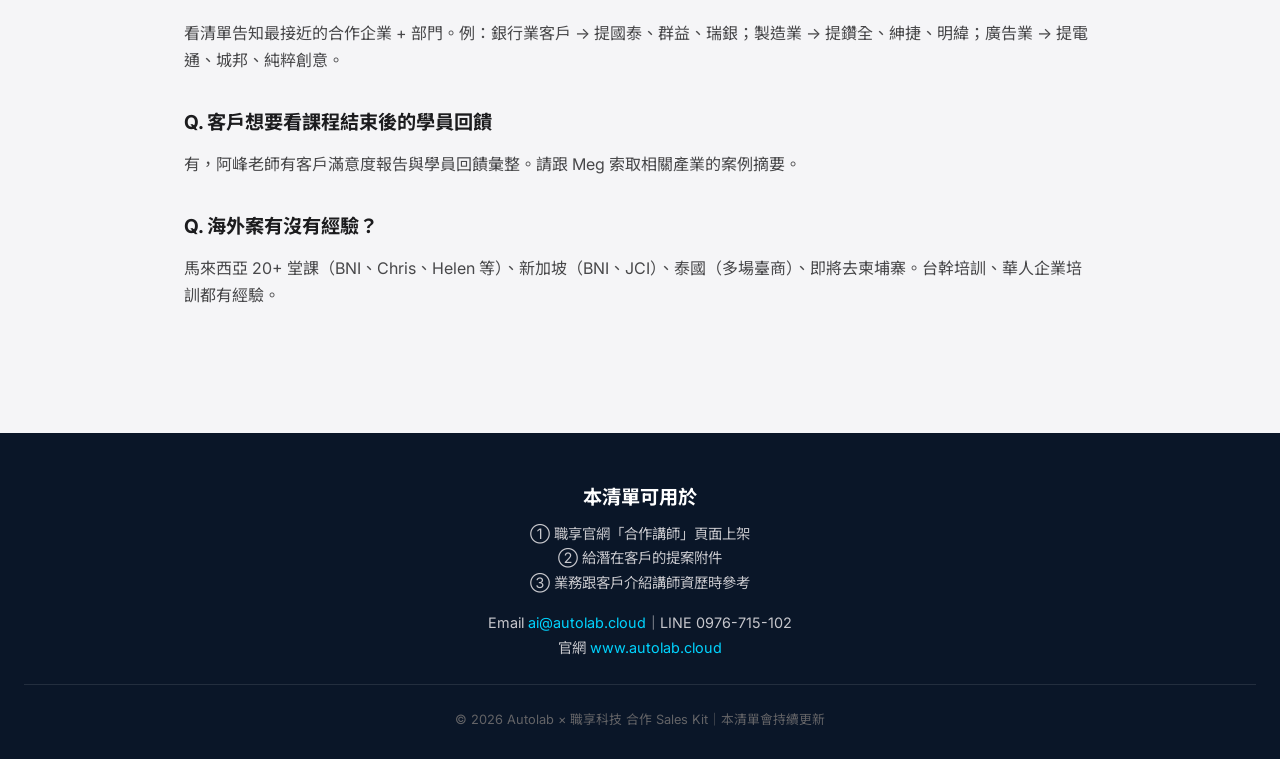
<file: clients.html>
<!DOCTYPE html>
<html lang="zh-TW">
<head>
<meta charset="UTF-8">
<meta name="viewport" content="width=device-width, initial-scale=1.0">
<title>合作企業清單｜阿峰老師（黃敬峰／AI峰哥）</title>
<meta name="description" content="阿峰老師（黃敬峰／AI峰哥）合作企業清單，橫跨金融、電子科技、傳產製造、政府公部門、廣告行銷媒體。國內外授課 100+ 家、2025 年 160+ 場。">
<link rel="preconnect" href="https://fonts.googleapis.com">
<link rel="preconnect" href="https://fonts.gstatic.com" crossorigin>
<link href="https://fonts.googleapis.com/css2?family=Inter:wght@400;500;600;700;800&family=Noto+Sans+TC:wght@400;500;700;800&display=swap" rel="stylesheet">
<link rel="stylesheet" href="assets/style.css">
</head>
<body>

<nav class="navbar">
  <div class="navbar-inner">
    <a href="index.html" class="brand">
      <span class="brand-mark">A</span>
      <span>阿峰老師 × 職享科技</span>
    </a>
    <div class="nav-links">
      <a href="index.html">首頁</a>
      <a href="3hr.html">3hr 短講</a>
      <a href="6hr.html">6hr 實戰</a>
      <a href="12hr.html">12hr 系列</a>
      <a href="topics.html">直播室主題</a>
      <a href="clients.html" class="active">合作企業</a>
    </div>
  </div>
</nav>

<header class="hero">
  <div class="container">
    <span class="badge">職享官網上架版｜100+ 家企業實戰經驗</span>
    <h1>阿峰老師 <span class="accent">合作企業清單</span></h1>
    <p>橫跨金融、電子科技、傳產製造、政府公部門、廣告行銷媒體。<br>國內外授課 <strong>100+ 家企業</strong>、2025 年 <strong>160+ 場</strong>。</p>
  </div>
</header>

<section class="section">
  <div class="container">
    <div class="grid" style="grid-template-columns: repeat(auto-fit, minmax(150px, 1fr));">
      <div class="card" style="text-align: center;">
        <h3 style="font-size: 2rem; color: var(--cyan-dark);">100+</h3>
        <p style="margin: 0;">合作企業數</p>
      </div>
      <div class="card" style="text-align: center;">
        <h3 style="font-size: 2rem; color: var(--cyan-dark);">160+</h3>
        <p style="margin: 0;">2025 年場次</p>
      </div>
      <div class="card" style="text-align: center;">
        <h3 style="font-size: 2rem; color: var(--cyan-dark);">3+</h3>
        <p style="margin: 0;">海外授課國家</p>
      </div>
      <div class="card" style="text-align: center;">
        <h3 style="font-size: 2rem; color: var(--cyan-dark);">6</h3>
        <p style="margin: 0;">主要產業類別</p>
      </div>
    </div>
  </div>
</section>

<section class="section" style="background: var(--bg);">
  <div class="container">
    <h2><span class="num">★</span>中高階主管培訓專長</h2>
    <p>阿峰老師最擅長之一是中高階主管 AI 培訓。從深度研究報告、會議決策輔助、競爭情報分析,到部門 KPI 設計,以下是代表性合作:</p>

    <div class="chip-group" style="margin-top: 16px;">
      <span class="chip cyan">三菱商社</span>
      <span class="chip cyan">電通集團 Dentsu Taiwan</span>
      <span class="chip cyan">裕隆汽車</span>
      <span class="chip cyan">裕隆日產 Nissan</span>
      <span class="chip cyan">中嘉寬頻 HomePlus（全臺 160 位中階主管培訓）</span>
    </div>
  </div>
</section>

<section class="section" style="background: var(--bg);">
  <div class="container">

    <div class="client-section">
      <h3>💰 金融服務業 <span class="count">6 家</span></h3>
      <div class="client-grid">
        <div class="client-item">國泰人壽<span class="sub">桃園、中和、土城、宜蘭、新店鴻鑫等多家通訊處</span></div>
        <div class="client-item">群益投信</div>
        <div class="client-item">瑞興銀行</div>
        <div class="client-item">金管會檢查局</div>
        <div class="client-item">中嘉寬頻 HomePlus</div>
        <div class="client-item">股感媒體科技 StockFeel</div>
      </div>
    </div>

    <div class="client-section">
      <h3>⚙️ 電子科技業 <span class="count">7 家</span></h3>
      <div class="client-grid">
        <div class="client-item">華碩電腦 ASUS</div>
        <div class="client-item">英業達 Inventec</div>
        <div class="client-item">士林電機</div>
        <div class="client-item">明緯企業</div>
        <div class="client-item">亞旭電腦</div>
        <div class="client-item">和椿科技</div>
        <div class="client-item">東捷科技</div>
      </div>
    </div>

    <div class="client-section">
      <h3>🌐 跨國集團 / 日商 <span class="count">4 家</span></h3>
      <div class="client-grid">
        <div class="client-item">三菱商社<span class="sub">日系綜合商社・中高階主管培訓</span></div>
        <div class="client-item">Toyota<span class="sub">日系汽車製造</span></div>
        <div class="client-item">裕隆日產 Nissan<span class="sub">汽車製造・中高階主管培訓</span></div>
        <div class="client-item">日商 TOTO<span class="sub">衛浴設備</span></div>
      </div>
    </div>

    <div class="client-section">
      <h3>🏭 傳產製造 / 民生服務 <span class="count">15 家</span></h3>
      <div class="client-grid">
        <div class="client-item">鑽全實業<span class="sub">業務團隊 AI 賦能</span></div>
        <div class="client-item">紳捷</div>
        <div class="client-item">展晟照明</div>
        <div class="client-item">裕豐集團</div>
        <div class="client-item">坤鉅營造</div>
        <div class="client-item">起士公爵</div>
        <div class="client-item">寶澤珠寶</div>
        <div class="client-item">魏姐包心粉圓<span class="sub">圓心圓國際</span></div>
        <div class="client-item">國賓影城</div>
        <div class="client-item">HAPPY HAIR 快樂髮型</div>
        <div class="client-item">雅丰醫療事業集團</div>
        <div class="client-item">雅丰時尚醫療</div>
        <div class="client-item">幸一生醫科技</div>
        <div class="client-item">臺灣護理之家協會</div>
      </div>
    </div>

    <div class="client-section">
      <h3>📢 廣告 / 行銷 / 媒體 <span class="count">8 家</span></h3>
      <div class="client-grid">
        <div class="client-item">電通集團 Dentsu Taiwan</div>
        <div class="client-item">城邦媒體集團</div>
        <div class="client-item">純粹創意整合行銷</div>
        <div class="client-item">禾東創意</div>
        <div class="client-item">初二行銷<span class="sub">客聲獎</span></div>
        <div class="client-item">House123</div>
        <div class="client-item">圖爾思<span class="sub">產品 + 業務 + 行政三部門</span></div>
        <div class="client-item">點亮文創</div>
      </div>
    </div>

    <div class="client-section">
      <h3>🏛 政府 / 公部門 / 學研機構 <span class="count">15 家</span></h3>
      <div class="client-grid">
        <div class="client-item">工研院產業學院</div>
        <div class="client-item">外貿協會 TAITRA</div>
        <div class="client-item">金管會檢查局</div>
        <div class="client-item">數位發展部<span class="sub">生成式 AI 工具入門與實作</span></div>
        <div class="client-item">經濟部能源署 能科辦<span class="sub">NotebookLM 深度應用</span></div>
        <div class="client-item">中衛發展中心 CSD</div>
        <div class="client-item">醫策會<span class="sub">AI 工具輕鬆入門</span></div>
        <div class="client-item">電腦公會 TCA<span class="sub">AI 人才培育計畫</span></div>
        <div class="client-item">台中市立圖書館</div>
        <div class="client-item">客傳會 講客廣播電台</div>
        <div class="client-item">嘉義縣政府<span class="sub">嘉我好漾線上課程</span></div>
        <div class="client-item">雲林縣青年創業基地</div>
        <div class="client-item">基隆地方法院</div>
        <div class="client-item">輔仁大學<span class="sub">職涯 AI 演講</span></div>
        <div class="client-item">高雄餐旅大學<span class="sub">行銷系演講</span></div>
      </div>
    </div>

    <div class="client-section">
      <h3>🌏 海外授課 <span class="count">5 個合作 / 國家</span></h3>
      <div class="client-grid">
        <div class="client-item">馬來西亞 BNI<span class="sub">多場、20+ 堂課</span></div>
        <div class="client-item">新加坡 BNI One Man Agency</div>
        <div class="client-item">JCI 新山（馬來西亞）</div>
        <div class="client-item">JCI 新加坡</div>
        <div class="client-item">馬來西亞 Chris AI 培訓</div>
        <div class="client-item">馬來西亞 Helen AI 行銷培訓</div>
      </div>
    </div>

    <div class="client-section">
      <h3>🤝 商會 / 創業社群 <span class="count">3 個</span></h3>
      <div class="client-grid">
        <div class="client-item">言贊女性社團</div>
        <div class="client-item">將才工場嘉義</div>
        <div class="client-item">永豐小店學</div>
      </div>
    </div>

  </div>
</section>

<section class="section">
  <div class="container">
    <h2><span class="num">FAQ</span>給職享業務的常見問答</h2>

    <h3>Q. 客戶說「我們公司沒在這個清單上，老師有相關產業經驗嗎？」</h3>
    <p>阿峰老師教過的部門類型比產業更全面：業務、業務發展、中高階主管、產品、企劃都有大量實戰。如果客戶產業特殊，可以安排阿峰老師線上加入 30 分鐘需求釐清會議，他會用 AI 爬企業背景，當場展示能教什麼。</p>

    <h3>Q. 客戶要看「同產業他校案例」</h3>
    <p>看清單告知最接近的合作企業 + 部門。例：銀行業客戶 → 提國泰、群益、瑞銀；製造業 → 提鑽全、紳捷、明緯；廣告業 → 提電通、城邦、純粹創意。</p>

    <h3>Q. 客戶想要看課程結束後的學員回饋</h3>
    <p>有，阿峰老師有客戶滿意度報告與學員回饋彙整。請跟 Meg 索取相關產業的案例摘要。</p>

    <h3>Q. 海外案有沒有經驗？</h3>
    <p>馬來西亞 20+ 堂課（BNI、Chris、Helen 等）、新加坡（BNI、JCI）、泰國（多場臺商）、即將去柬埔寨。台幹培訓、華人企業培訓都有經驗。</p>
  </div>
</section>

<footer class="footer">
  <h3>本清單可用於</h3>
  <p>① 職享官網「合作講師」頁面上架<br>② 給潛在客戶的提案附件<br>③ 業務跟客戶介紹講師資歷時參考</p>
  <p style="margin-top: 16px;">Email <a href="mailto:ai@autolab.cloud">ai@autolab.cloud</a>｜LINE 0976-715-102<br>官網 <a href="https://www.autolab.cloud" target="_blank">www.autolab.cloud</a></p>
  <div class="footer-meta">
    © 2026 Autolab × 職享科技 合作 Sales Kit｜本清單會持續更新
  </div>
</footer>

</body>
</html>
</file>
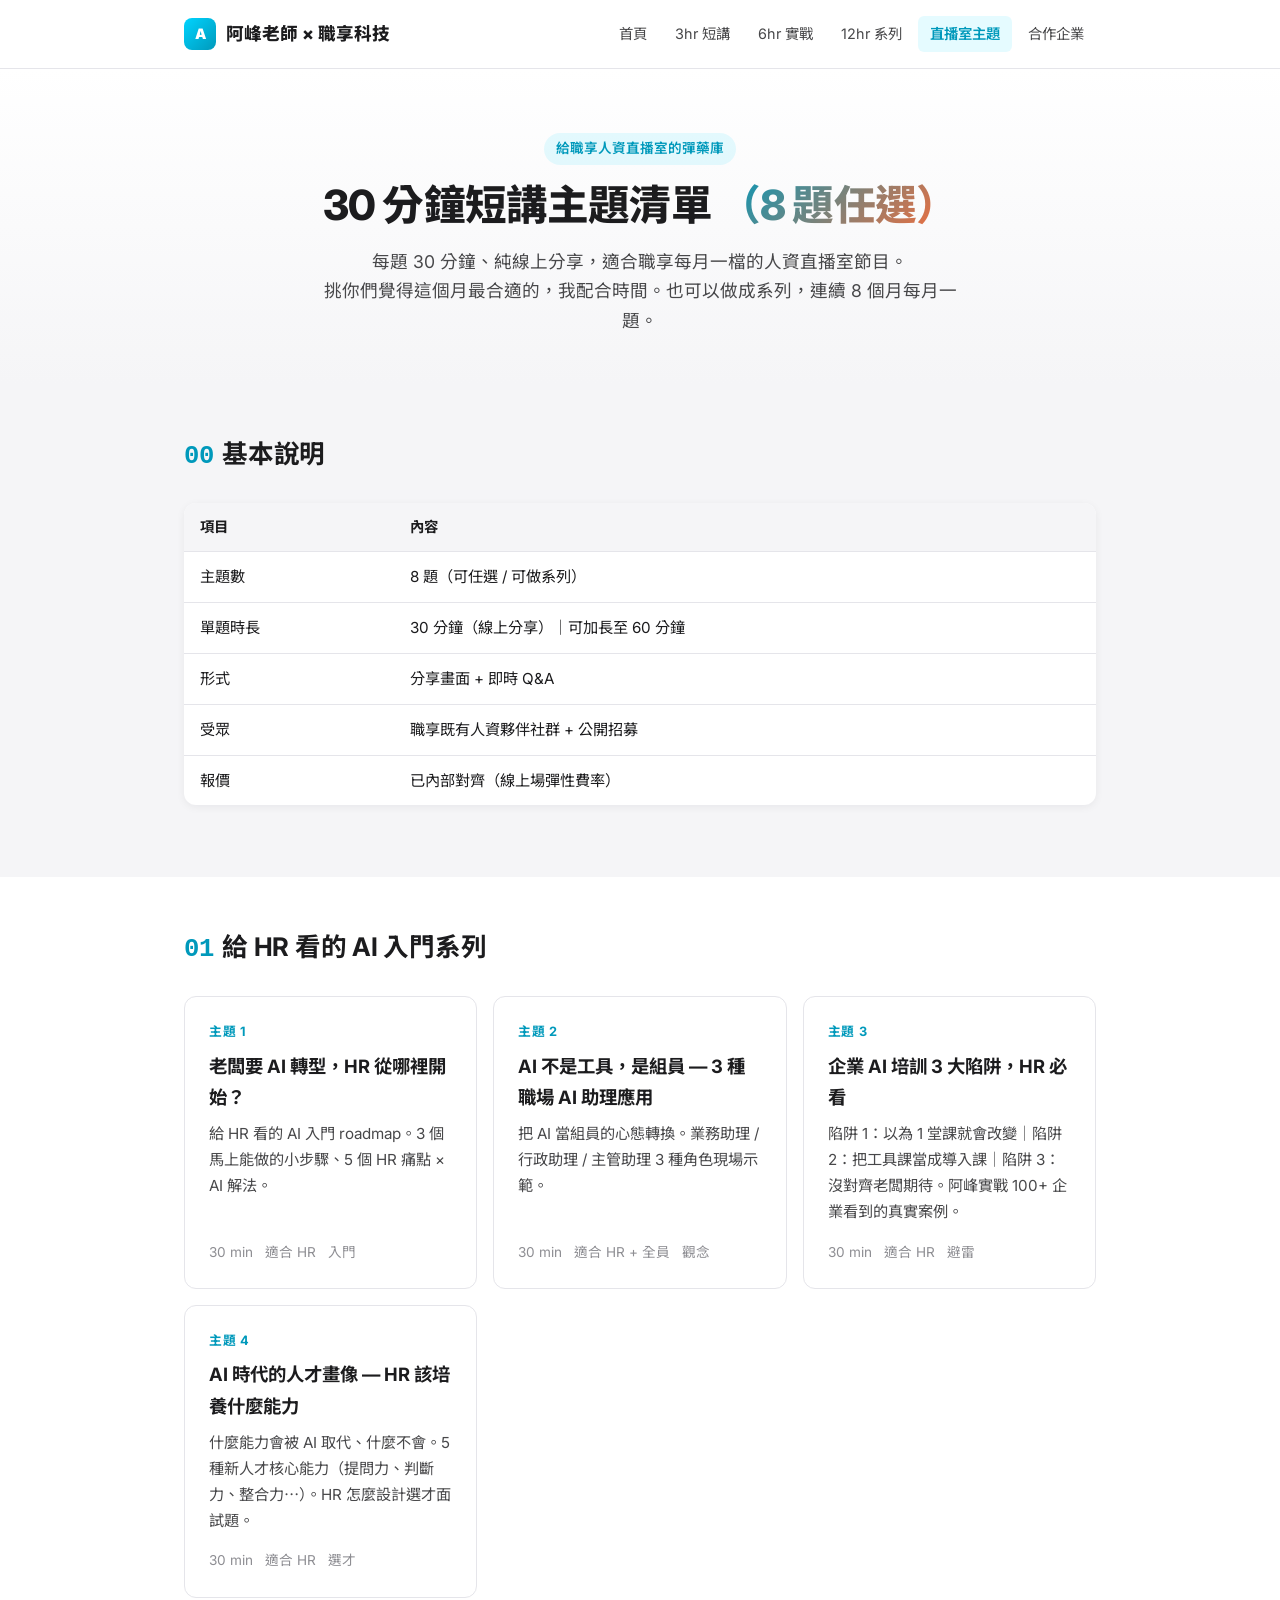
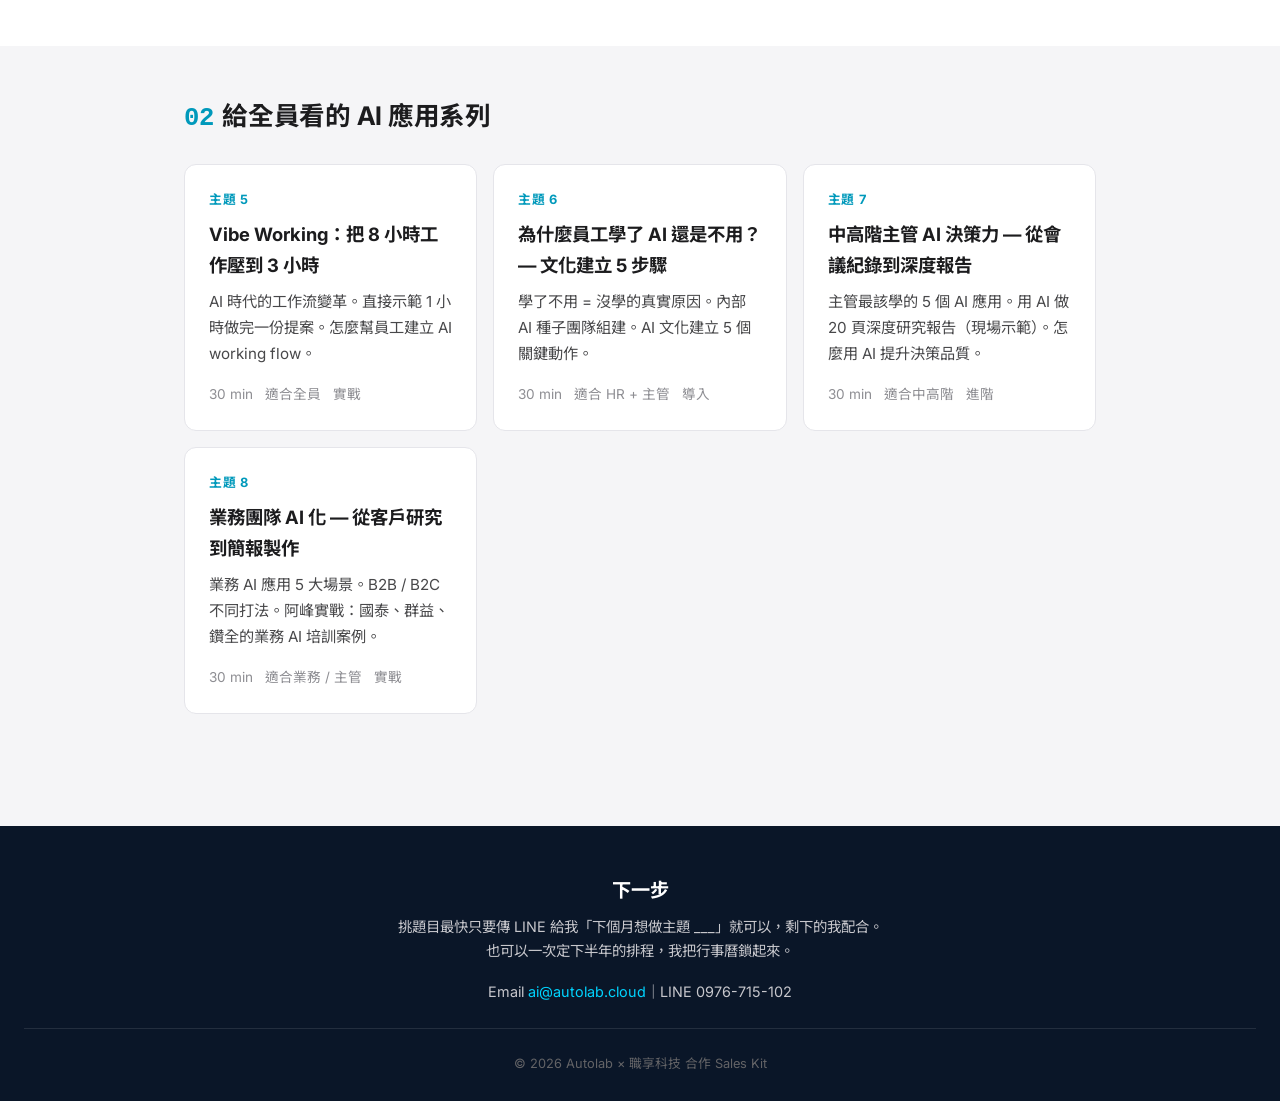
<file: topics.html>
<!DOCTYPE html>
<html lang="zh-TW">
<head>
<meta charset="UTF-8">
<meta name="viewport" content="width=device-width, initial-scale=1.0">
<title>人資直播室短講主題清單｜阿峰老師 × 職享科技</title>
<meta name="description" content="阿峰老師為職享每月人資直播室準備的 8 個 30 分鐘短講題目，從 HR 入門到 AI 文化建立，挑你們覺得合適的時段安排即可。">
<link rel="preconnect" href="https://fonts.googleapis.com">
<link rel="preconnect" href="https://fonts.gstatic.com" crossorigin>
<link href="https://fonts.googleapis.com/css2?family=Inter:wght@400;500;600;700;800&family=Noto+Sans+TC:wght@400;500;700;800&display=swap" rel="stylesheet">
<link rel="stylesheet" href="assets/style.css">
</head>
<body>

<nav class="navbar">
  <div class="navbar-inner">
    <a href="index.html" class="brand">
      <span class="brand-mark">A</span>
      <span>阿峰老師 × 職享科技</span>
    </a>
    <div class="nav-links">
      <a href="index.html">首頁</a>
      <a href="3hr.html">3hr 短講</a>
      <a href="6hr.html">6hr 實戰</a>
      <a href="12hr.html">12hr 系列</a>
      <a href="topics.html" class="active">直播室主題</a>
      <a href="clients.html">合作企業</a>
    </div>
  </div>
</nav>

<header class="hero">
  <div class="container">
    <span class="badge">給職享人資直播室的彈藥庫</span>
    <h1>30 分鐘短講主題清單 <span class="accent">（8 題任選）</span></h1>
    <p>每題 30 分鐘、純線上分享，適合職享每月一檔的人資直播室節目。<br>挑你們覺得這個月最合適的，我配合時間。也可以做成系列，連續 8 個月每月一題。</p>
  </div>
</header>

<section class="section">
  <div class="container">
    <h2><span class="num">00</span>基本說明</h2>
    <table class="table">
      <tr><th>項目</th><th>內容</th></tr>
      <tr><td>主題數</td><td>8 題（可任選 / 可做系列）</td></tr>
      <tr><td>單題時長</td><td>30 分鐘（線上分享）｜可加長至 60 分鐘</td></tr>
      <tr><td>形式</td><td>分享畫面 + 即時 Q&A</td></tr>
      <tr><td>受眾</td><td>職享既有人資夥伴社群 + 公開招募</td></tr>
      <tr><td>報價</td><td>已內部對齊（線上場彈性費率）</td></tr>
    </table>
  </div>
</section>

<section class="section" style="background: var(--bg);">
  <div class="container">
    <h2><span class="num">01</span>給 HR 看的 AI 入門系列</h2>

    <div class="grid">
      <div class="card">
        <div class="card-eyebrow">主題 1</div>
        <h3>老闆要 AI 轉型，HR 從哪裡開始？</h3>
        <p>給 HR 看的 AI 入門 roadmap。3 個馬上能做的小步驟、5 個 HR 痛點 × AI 解法。</p>
        <div class="card-meta">
          <span>30 min</span>
          <span>適合 HR</span>
          <span>入門</span>
        </div>
      </div>

      <div class="card">
        <div class="card-eyebrow">主題 2</div>
        <h3>AI 不是工具，是組員 — 3 種職場 AI 助理應用</h3>
        <p>把 AI 當組員的心態轉換。業務助理 / 行政助理 / 主管助理 3 種角色現場示範。</p>
        <div class="card-meta">
          <span>30 min</span>
          <span>適合 HR + 全員</span>
          <span>觀念</span>
        </div>
      </div>

      <div class="card">
        <div class="card-eyebrow">主題 3</div>
        <h3>企業 AI 培訓 3 大陷阱，HR 必看</h3>
        <p>陷阱 1：以為 1 堂課就會改變｜陷阱 2：把工具課當成導入課｜陷阱 3：沒對齊老闆期待。阿峰實戰 100+ 企業看到的真實案例。</p>
        <div class="card-meta">
          <span>30 min</span>
          <span>適合 HR</span>
          <span>避雷</span>
        </div>
      </div>

      <div class="card">
        <div class="card-eyebrow">主題 4</div>
        <h3>AI 時代的人才畫像 — HR 該培養什麼能力</h3>
        <p>什麼能力會被 AI 取代、什麼不會。5 種新人才核心能力（提問力、判斷力、整合力⋯）。HR 怎麼設計選才面試題。</p>
        <div class="card-meta">
          <span>30 min</span>
          <span>適合 HR</span>
          <span>選才</span>
        </div>
      </div>
    </div>
  </div>
</section>

<section class="section">
  <div class="container">
    <h2><span class="num">02</span>給全員看的 AI 應用系列</h2>

    <div class="grid">
      <div class="card">
        <div class="card-eyebrow">主題 5</div>
        <h3>Vibe Working：把 8 小時工作壓到 3 小時</h3>
        <p>AI 時代的工作流變革。直接示範 1 小時做完一份提案。怎麼幫員工建立 AI working flow。</p>
        <div class="card-meta">
          <span>30 min</span>
          <span>適合全員</span>
          <span>實戰</span>
        </div>
      </div>

      <div class="card">
        <div class="card-eyebrow">主題 6</div>
        <h3>為什麼員工學了 AI 還是不用？— 文化建立 5 步驟</h3>
        <p>學了不用 = 沒學的真實原因。內部 AI 種子團隊組建。AI 文化建立 5 個關鍵動作。</p>
        <div class="card-meta">
          <span>30 min</span>
          <span>適合 HR + 主管</span>
          <span>導入</span>
        </div>
      </div>

      <div class="card">
        <div class="card-eyebrow">主題 7</div>
        <h3>中高階主管 AI 決策力 — 從會議紀錄到深度報告</h3>
        <p>主管最該學的 5 個 AI 應用。用 AI 做 20 頁深度研究報告（現場示範）。怎麼用 AI 提升決策品質。</p>
        <div class="card-meta">
          <span>30 min</span>
          <span>適合中高階</span>
          <span>進階</span>
        </div>
      </div>

      <div class="card">
        <div class="card-eyebrow">主題 8</div>
        <h3>業務團隊 AI 化 — 從客戶研究到簡報製作</h3>
        <p>業務 AI 應用 5 大場景。B2B / B2C 不同打法。阿峰實戰：國泰、群益、鑽全的業務 AI 培訓案例。</p>
        <div class="card-meta">
          <span>30 min</span>
          <span>適合業務 / 主管</span>
          <span>實戰</span>
        </div>
      </div>
    </div>
  </div>
</section>

<footer class="footer">
  <h3>下一步</h3>
  <p>挑題目最快只要傳 LINE 給我「下個月想做主題 ___」就可以，剩下的我配合。<br>也可以一次定下半年的排程，我把行事曆鎖起來。</p>
  <p style="margin-top: 16px;">Email <a href="mailto:ai@autolab.cloud">ai@autolab.cloud</a>｜LINE 0976-715-102</p>
  <div class="footer-meta">
    © 2026 Autolab × 職享科技 合作 Sales Kit
  </div>
</footer>

</body>
</html>
</file>
<file: assets/style.css>
/* ==========================================================================
   Autolab / 阿峰老師 Sales Kit — CVI Light Theme
   品牌色：#00D4FF (Electric Cyan) + #FF6B35 (Accent Orange)
   ========================================================================== */

:root {
  /* Brand Colors */
  --cyan: #00D4FF;
  --cyan-dark: #0099BB;
  --cyan-light: #33DDFF;
  --cyan-10: rgba(0, 212, 255, 0.10);
  --cyan-20: rgba(0, 212, 255, 0.20);
  --orange: #FF6B35;
  --navy: #0A1628;
  --navy-2: #0F1D32;

  /* Light Mode Neutrals */
  --bg: #FFFFFF;
  --bg-alt: #F5F5F7;
  --bg-card: #FFFFFF;
  --border: #E5E5EA;
  --text: #1C1C1E;
  --text-secondary: #48484A;
  --text-tertiary: #8E8E93;

  /* Typography */
  --font-sans: 'Inter', 'Noto Sans TC', -apple-system, BlinkMacSystemFont, sans-serif;
  --font-mono: 'JetBrains Mono', 'Menlo', monospace;

  /* Spacing */
  --radius: 12px;
  --radius-sm: 8px;
  --shadow: 0 2px 8px rgba(10, 22, 40, 0.06);
  --shadow-hover: 0 8px 24px rgba(0, 212, 255, 0.12);
}

/* Reset */
* { box-sizing: border-box; margin: 0; padding: 0; }

html {
  font-size: 16px;
  scroll-behavior: smooth;
  -webkit-text-size-adjust: 100%;
}

body {
  font-family: var(--font-sans);
  background: var(--bg-alt);
  color: var(--text);
  line-height: 1.7;
  -webkit-font-smoothing: antialiased;
}

/* Layout */
.container {
  max-width: 960px;
  margin: 0 auto;
  padding: 0 24px;
}

/* Navbar */
.navbar {
  background: var(--bg);
  border-bottom: 1px solid var(--border);
  position: sticky;
  top: 0;
  z-index: 100;
  backdrop-filter: blur(12px);
  background: rgba(255, 255, 255, 0.92);
}

.navbar-inner {
  max-width: 960px;
  margin: 0 auto;
  padding: 16px 24px;
  display: flex;
  align-items: center;
  justify-content: space-between;
  flex-wrap: wrap;
  gap: 12px;
}

.brand {
  display: flex;
  align-items: center;
  gap: 10px;
  font-weight: 800;
  font-size: 1.1rem;
  color: var(--text);
  text-decoration: none;
}

.brand-mark {
  width: 32px;
  height: 32px;
  border-radius: 8px;
  background: linear-gradient(135deg, var(--cyan) 0%, var(--cyan-dark) 100%);
  display: grid;
  place-items: center;
  color: white;
  font-weight: 900;
  font-size: 0.9rem;
}

.nav-links {
  display: flex;
  gap: 4px;
  flex-wrap: wrap;
}

.nav-links a {
  padding: 6px 12px;
  color: var(--text-secondary);
  text-decoration: none;
  font-size: 0.9rem;
  border-radius: 6px;
  transition: all 0.2s;
}

.nav-links a:hover {
  background: var(--cyan-10);
  color: var(--cyan-dark);
}

.nav-links a.active {
  background: var(--cyan-10);
  color: var(--cyan-dark);
  font-weight: 600;
}

/* Hero */
.hero {
  padding: 64px 24px 48px;
  text-align: center;
  background: linear-gradient(180deg, var(--bg) 0%, var(--bg-alt) 100%);
}

.hero h1 {
  font-size: clamp(1.8rem, 4vw, 2.6rem);
  font-weight: 800;
  line-height: 1.2;
  margin-bottom: 16px;
  letter-spacing: -0.02em;
}

.hero .accent {
  background: linear-gradient(135deg, var(--cyan-dark), var(--orange));
  -webkit-background-clip: text;
  background-clip: text;
  -webkit-text-fill-color: transparent;
}

.hero p {
  font-size: 1.1rem;
  color: var(--text-secondary);
  max-width: 640px;
  margin: 0 auto;
}

.badge {
  display: inline-block;
  padding: 4px 12px;
  background: var(--cyan-10);
  color: var(--cyan-dark);
  border-radius: 999px;
  font-size: 0.85rem;
  font-weight: 600;
  margin-bottom: 16px;
}

/* Sections */
.section {
  padding: 48px 24px;
}

.section h2 {
  font-size: 1.6rem;
  font-weight: 700;
  margin-bottom: 24px;
  letter-spacing: -0.01em;
}

.section h2 .num {
  color: var(--cyan-dark);
  font-family: var(--font-mono);
  margin-right: 8px;
}

.section h3 {
  font-size: 1.2rem;
  font-weight: 700;
  margin: 32px 0 12px;
}

.section p {
  margin-bottom: 12px;
  color: var(--text-secondary);
}

.section ul, .section ol {
  margin: 12px 0 16px 24px;
  color: var(--text-secondary);
}

.section li {
  margin-bottom: 6px;
}

/* Card Grid */
.grid {
  display: grid;
  gap: 16px;
  grid-template-columns: repeat(auto-fit, minmax(280px, 1fr));
  margin-top: 24px;
}

.card {
  background: var(--bg-card);
  border: 1px solid var(--border);
  border-radius: var(--radius);
  padding: 24px;
  transition: all 0.2s;
  display: flex;
  flex-direction: column;
  text-decoration: none;
  color: inherit;
}

.card:hover {
  border-color: var(--cyan);
  box-shadow: var(--shadow-hover);
  transform: translateY(-2px);
}

.card-eyebrow {
  font-size: 0.8rem;
  font-weight: 700;
  color: var(--cyan-dark);
  text-transform: uppercase;
  letter-spacing: 0.05em;
  margin-bottom: 8px;
}

.card h3 {
  font-size: 1.15rem;
  margin: 0 0 8px;
  font-weight: 700;
  color: var(--text);
}

.card p {
  font-size: 0.95rem;
  color: var(--text-secondary);
  margin: 0;
}

.card-meta {
  margin-top: auto;
  padding-top: 16px;
  display: flex;
  gap: 12px;
  font-size: 0.85rem;
  color: var(--text-tertiary);
}

.card-meta span {
  display: inline-flex;
  align-items: center;
  gap: 4px;
}

/* Table */
.table {
  width: 100%;
  border-collapse: collapse;
  margin: 16px 0 24px;
  background: var(--bg-card);
  border-radius: var(--radius);
  overflow: hidden;
  box-shadow: var(--shadow);
}

.table th, .table td {
  padding: 12px 16px;
  text-align: left;
  border-bottom: 1px solid var(--border);
  font-size: 0.95rem;
}

.table th {
  background: var(--bg-alt);
  font-weight: 700;
  color: var(--text);
  font-size: 0.9rem;
}

.table tr:last-child td {
  border-bottom: none;
}

.table tr:hover {
  background: var(--cyan-10);
}

/* Highlight Box */
.box {
  background: var(--cyan-10);
  border-left: 4px solid var(--cyan);
  padding: 16px 20px;
  border-radius: var(--radius-sm);
  margin: 16px 0;
}

.box-orange {
  background: rgba(255, 107, 53, 0.08);
  border-left-color: var(--orange);
}

.box strong {
  color: var(--text);
}

/* Chips */
.chip-group {
  display: flex;
  flex-wrap: wrap;
  gap: 8px;
  margin: 12px 0;
}

.chip {
  padding: 4px 12px;
  background: var(--bg);
  border: 1px solid var(--border);
  border-radius: 999px;
  font-size: 0.85rem;
  color: var(--text-secondary);
}

.chip.cyan {
  background: var(--cyan-10);
  color: var(--cyan-dark);
  border-color: var(--cyan-20);
  font-weight: 600;
}

.chip.orange {
  background: rgba(255, 107, 53, 0.1);
  color: var(--orange);
  border-color: rgba(255, 107, 53, 0.3);
  font-weight: 600;
}

/* Client List */
.client-section {
  margin: 32px 0;
}

.client-section h3 {
  display: flex;
  align-items: center;
  gap: 12px;
  padding-bottom: 8px;
  border-bottom: 2px solid var(--cyan-20);
}

.client-section h3 .count {
  font-size: 0.85rem;
  background: var(--cyan-10);
  color: var(--cyan-dark);
  padding: 2px 10px;
  border-radius: 999px;
  font-weight: 600;
}

.client-grid {
  display: grid;
  grid-template-columns: repeat(auto-fill, minmax(220px, 1fr));
  gap: 8px;
  margin-top: 16px;
}

.client-item {
  background: var(--bg);
  border: 1px solid var(--border);
  padding: 10px 14px;
  border-radius: var(--radius-sm);
  font-size: 0.95rem;
  font-weight: 500;
  transition: all 0.15s;
}

.client-item:hover {
  border-color: var(--cyan);
  background: var(--cyan-10);
}

.client-item .sub {
  display: block;
  font-size: 0.78rem;
  color: var(--text-tertiary);
  font-weight: 400;
  margin-top: 2px;
}

/* CTA Button */
.cta {
  display: inline-block;
  background: linear-gradient(135deg, var(--cyan-dark), var(--cyan));
  color: white;
  padding: 12px 28px;
  border-radius: 999px;
  font-weight: 700;
  text-decoration: none;
  transition: all 0.2s;
  box-shadow: 0 4px 12px rgba(0, 153, 187, 0.25);
}

.cta:hover {
  transform: translateY(-1px);
  box-shadow: 0 6px 16px rgba(0, 153, 187, 0.35);
}

.cta.outline {
  background: transparent;
  color: var(--cyan-dark);
  border: 2px solid var(--cyan-dark);
  box-shadow: none;
}

.cta.outline:hover {
  background: var(--cyan-10);
}

/* Footer */
.footer {
  background: var(--navy);
  color: #C7C7CC;
  padding: 48px 24px 32px;
  margin-top: 64px;
  text-align: center;
}

.footer h3 {
  color: white;
  margin-bottom: 8px;
  font-size: 1.2rem;
}

.footer p {
  font-size: 0.9rem;
  margin-bottom: 4px;
}

.footer a {
  color: var(--cyan);
  text-decoration: none;
}

.footer a:hover {
  text-decoration: underline;
}

.footer-meta {
  margin-top: 24px;
  padding-top: 24px;
  border-top: 1px solid rgba(255, 255, 255, 0.1);
  font-size: 0.8rem;
  color: #636366;
}

/* Responsive */
@media (max-width: 640px) {
  .hero { padding: 40px 16px 32px; }
  .section { padding: 32px 16px; }
  .container { padding: 0 16px; }
  .nav-links { gap: 0; }
  .nav-links a { padding: 4px 8px; font-size: 0.8rem; }
  .table { font-size: 0.85rem; }
  .table th, .table td { padding: 8px 10px; }
}

/* Print */
@media print {
  .navbar, .footer { display: none; }
  body { background: white; }
  .card { break-inside: avoid; }
}
</file>
